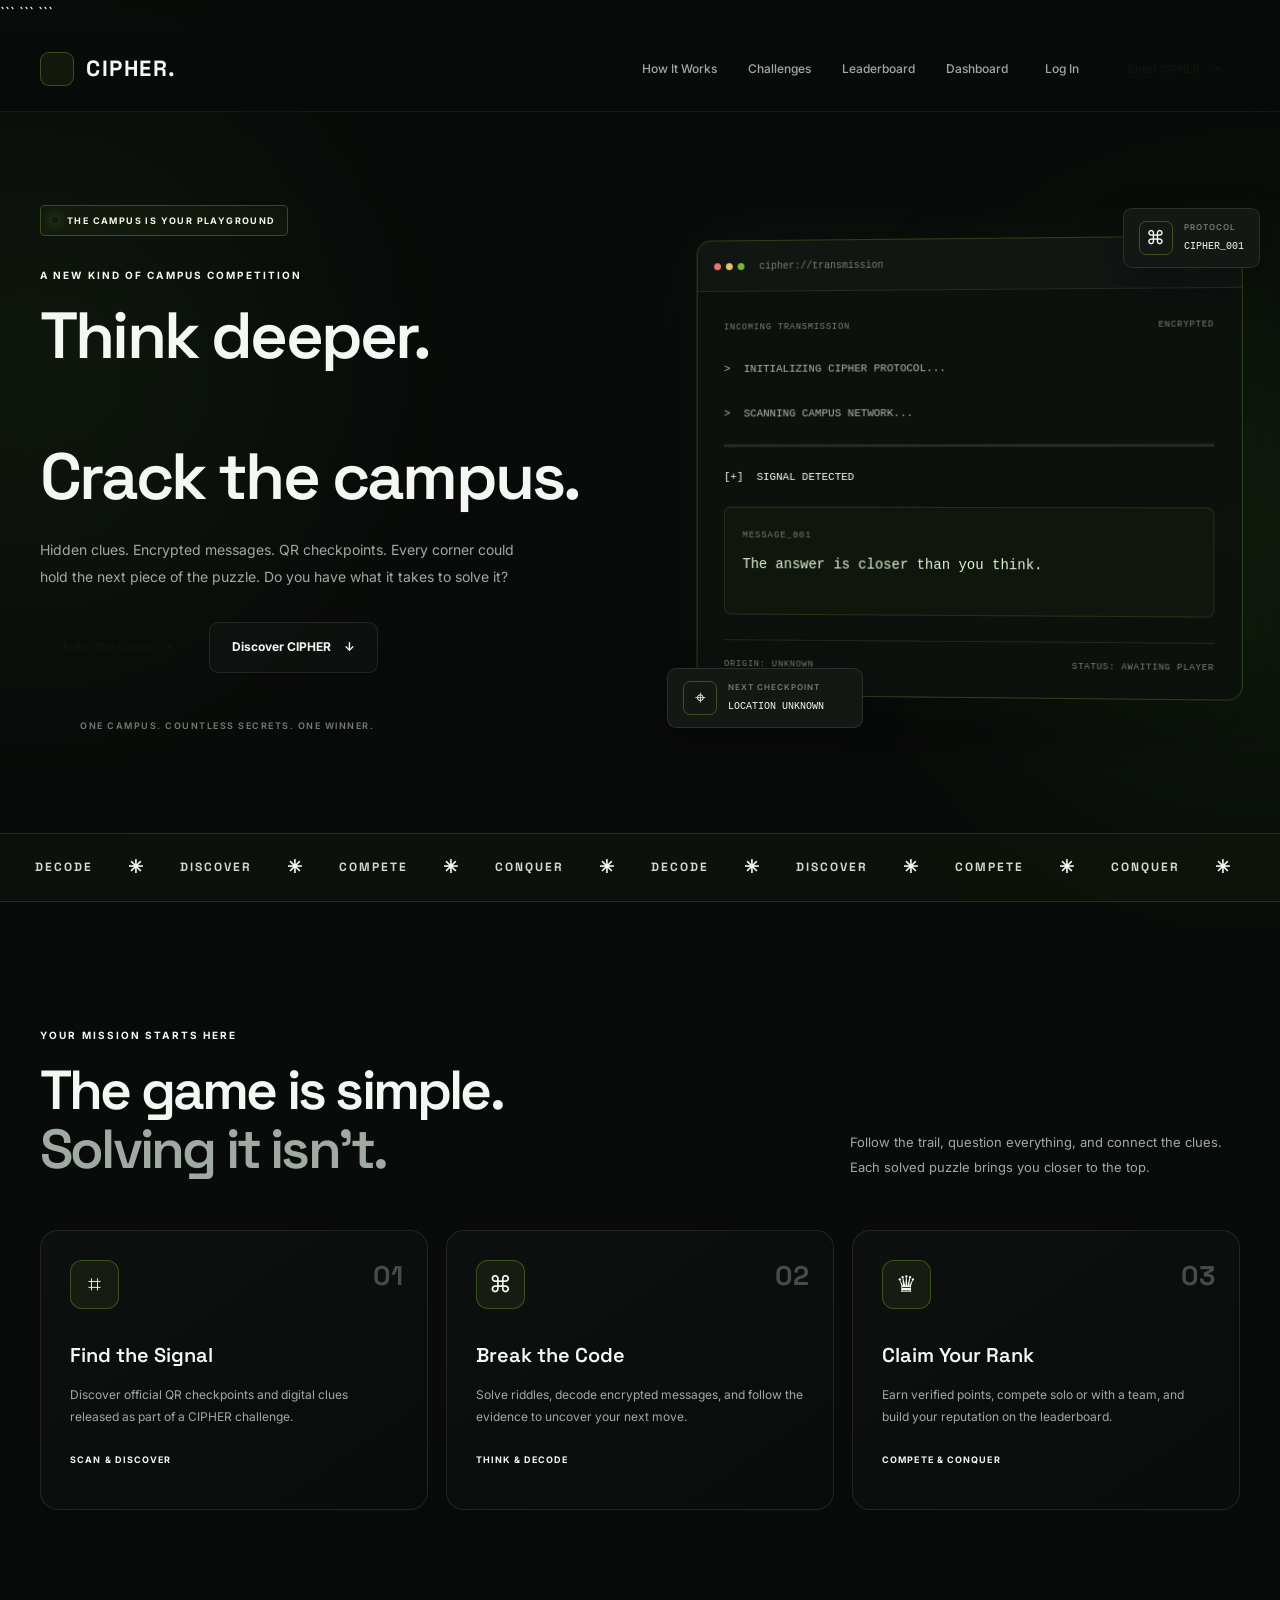
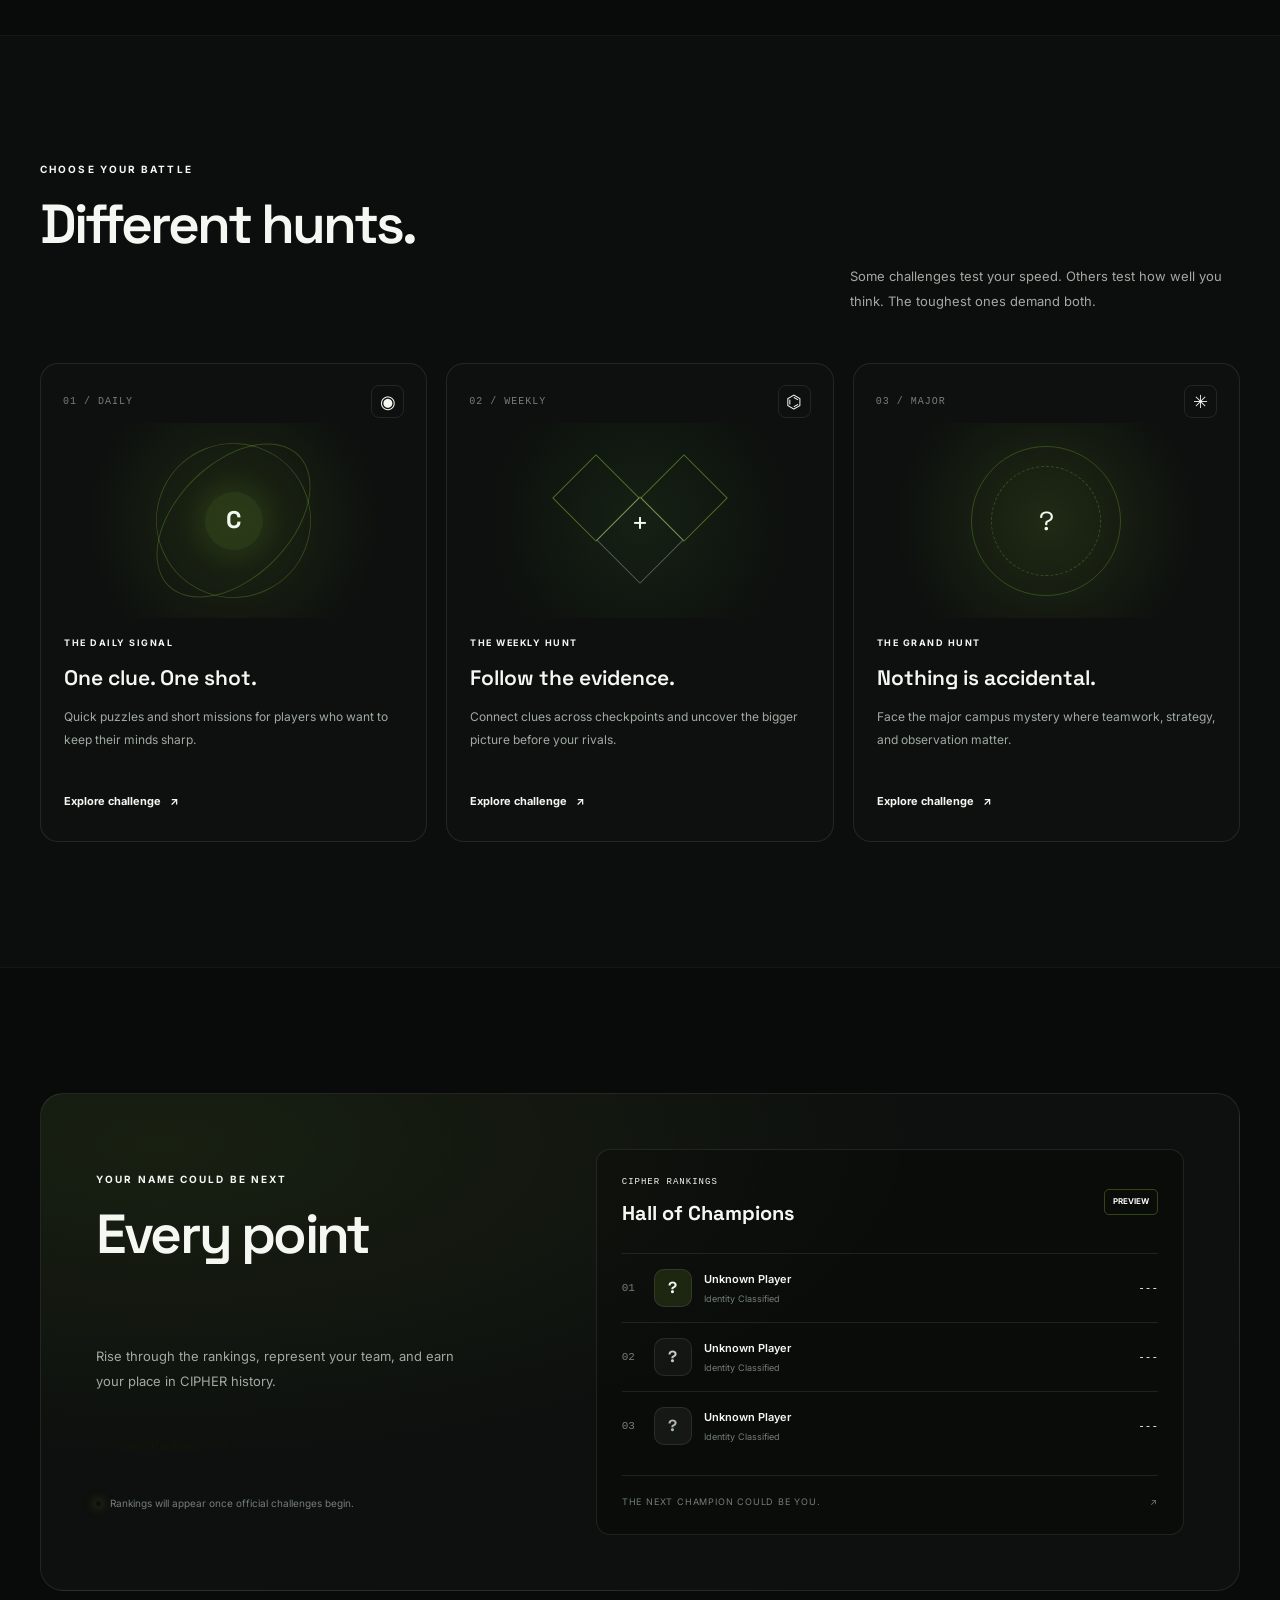
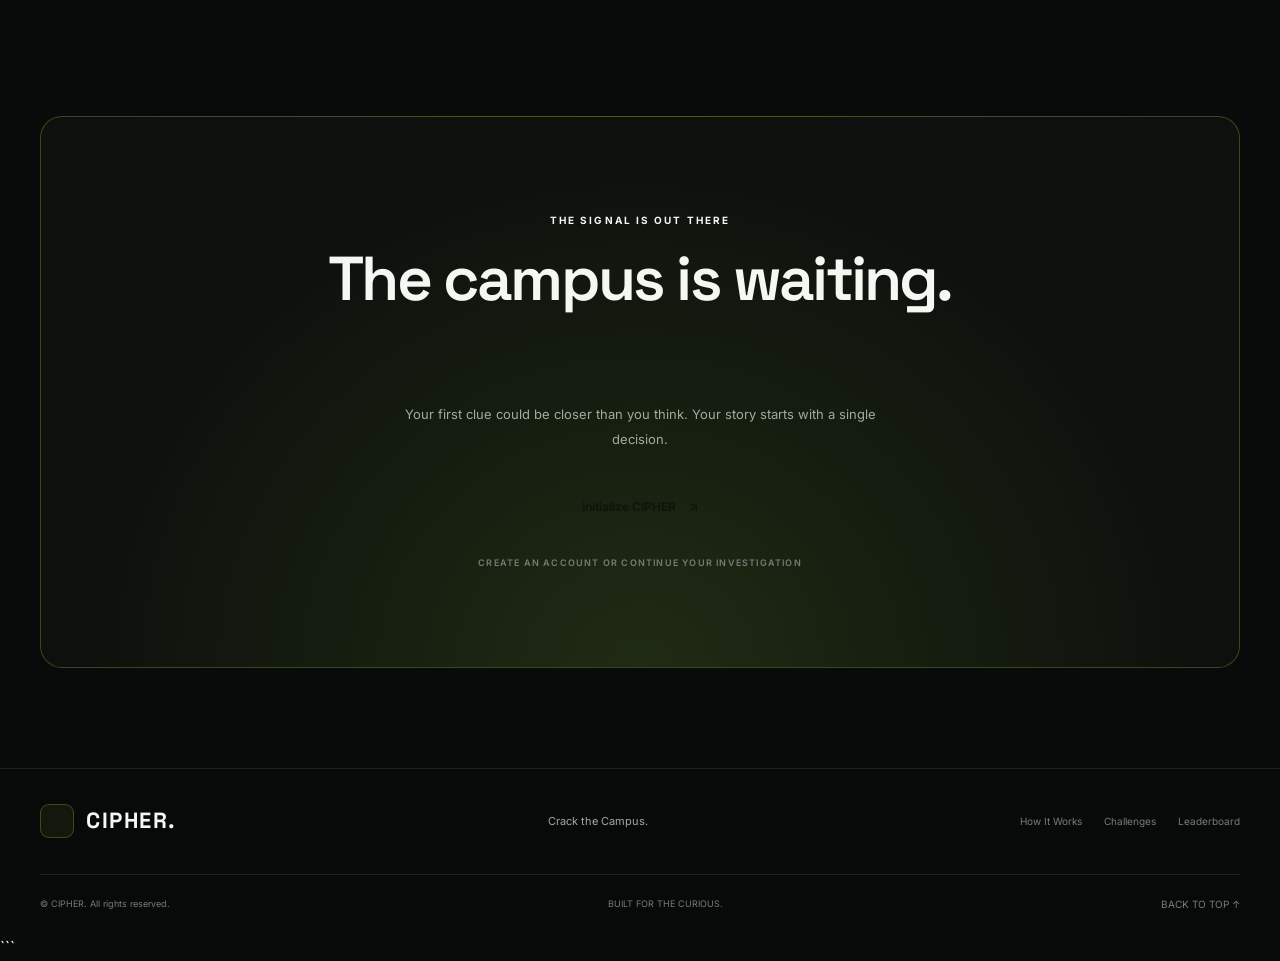
<file: index.html>
<!DOCTYPE html>

<html lang="en">
<head>
    <!-- Essential page settings -->
    <meta charset="UTF-8">
    <meta name="viewport" content="width=device-width, initial-scale=1.0">

```
<!-- Browser tab and search engine information -->
<title>CIPHER | Crack the Campus</title>
<meta
    name="description"
    content="Enter CIPHER, the ultimate campus mystery. Solve encrypted puzzles, scan QR checkpoints, build teams, and compete to crack the campus."
>
<meta name="theme-color" content="#090b0a">

<!-- Fonts: imported from Google Fonts -->
<link rel="preconnect" href="https://fonts.googleapis.com">
<link rel="preconnect" href="https://fonts.gstatic.com" crossorigin>

<link
    href="https://fonts.googleapis.com/css2?family=Space+Grotesk:wght@400;500;600;700&family=Inter:wght@400;500;600;700&display=swap"
    rel="stylesheet"
>

<!-- Our stylesheet -->
<link rel="stylesheet" href="assets/css/style.css">
<link rel="stylesheet" href="assets/css/themes.css">

<!-- Our JavaScript -->
<script src="assets/js/app.js" defer></script>
<script type="module" src="assets/js/theme.js"></script>
```

</head>

<body>

```
<!-- Background decorations -->
<div class="ambient ambient-one" aria-hidden="true"></div>
<div class="ambient ambient-two" aria-hidden="true"></div>
<div class="grid-overlay" aria-hidden="true"></div>

<!-- ================= NAVIGATION ================= -->

<header class="site-header">
    <nav class="navbar container" aria-label="Main navigation">

        <!-- BRAND: Edit the name here if necessary -->
        <a href="#home" class="brand" aria-label="CIPHER home">
            <span class="brand-icon" aria-hidden="true">
                <span></span>
                <span></span>
                <span></span>
            </span>

            <span class="brand-name">CIPHER<span>.</span></span>
        </a>

        <!-- Mobile menu button -->
        <button
            class="menu-toggle"
            id="menuToggle"
            type="button"
            aria-label="Open navigation menu"
            aria-expanded="false"
            aria-controls="navLinks"
        >
            <span></span>
            <span></span>
        </button>

        <!-- Navigation links -->
        <div class="nav-links" id="navLinks">

            <a href="#how-it-works">How It Works</a>
            <a href="#challenges">Challenges</a>
            <a href="#leaderboard">Leaderboard</a>
            <a href="dashboard.html">Dashboard</a>

            <a
                href="login.html"
                class="nav-login"
                data-auth-destination="dashboard.html"
                data-auth-label="Dashboard"
                data-default-auth-label="Log In"
                data-hide-when-authenticated
            >
                <span>Log In</span>
            </a>
            <a
                href="login.html"
                class="button button-small button-primary"
                data-auth-destination="dashboard.html"
                data-auth-label="Dashboard"
                data-default-auth-label="Enter CIPHER"
                data-hide-when-authenticated
            >
                <span>Enter CIPHER</span>
                <span aria-hidden="true">↗</span>
            </a>

        </div>
    </nav>
</header>


<main>

    <!-- ================= HERO SECTION ================= -->

    <section class="hero container" id="home">

        <div class="hero-content">

            <div class="status-label">
                <span class="status-dot"></span>
                <span>THE CAMPUS IS YOUR PLAYGROUND</span>
            </div>

            <p class="eyebrow">A NEW KIND OF CAMPUS COMPETITION</p>

            <h1>
                Think deeper.<br>
                <span class="text-gradient">Look closer.</span><br>
                Crack the campus.
            </h1>

            <p class="hero-description">
                Hidden clues. Encrypted messages. QR checkpoints.
                Every corner could hold the next piece of the puzzle.
                Do you have what it takes to solve it?
            </p>

            <div class="hero-actions">
                <a href="login.html" class="button button-primary">
                    Enter the Game <span aria-hidden="true">↗</span>
                </a>

                <a href="#how-it-works" class="button button-secondary">
                    Discover CIPHER <span aria-hidden="true">↓</span>
                </a>
            </div>

            <div class="hero-footnote">
                <span class="footnote-line"></span>
                <p>ONE CAMPUS. COUNTLESS SECRETS. ONE WINNER.</p>
            </div>

        </div>


        <!-- Decorative terminal panel -->
        <div class="hero-visual">

            <div class="terminal-card">

                <div class="terminal-topbar">
                    <div class="terminal-lights" aria-hidden="true">
                        <span></span>
                        <span></span>
                        <span></span>
                    </div>

                    <span class="terminal-title">cipher://transmission</span>

                    <span class="terminal-live">
                        <span class="status-dot"></span>
                        LIVE
                    </span>
                </div>

                <div class="terminal-body">

                    <div class="terminal-meta">
                        <span>INCOMING TRANSMISSION</span>
                        <span>ENCRYPTED</span>
                    </div>

                    <p class="terminal-prompt">
                        <span class="terminal-symbol">&gt;</span>
                        INITIALIZING CIPHER PROTOCOL...
                    </p>

                    <p class="terminal-prompt">
                        <span class="terminal-symbol">&gt;</span>
                        SCANNING CAMPUS NETWORK...
                    </p>

                    <div class="terminal-progress">
                        <div class="terminal-progress-fill"></div>
                    </div>

                    <p class="terminal-success">
                        <span class="success-symbol">[+]</span>
                        SIGNAL DETECTED
                    </p>

                    <div class="cipher-message">
                        <span class="cipher-label">MESSAGE_001</span>

                        <p id="cipherMessage">
                            The answer is closer than you think.
                        </p>

                        <span class="cursor" aria-hidden="true"></span>
                    </div>

                    <div class="terminal-footer">
                        <span>ORIGIN: UNKNOWN</span>
                        <span>STATUS: AWAITING PLAYER</span>
                    </div>

                </div>

            </div>

            <!-- Decorative floating information cards -->
            <div class="floating-card floating-card-top">
                <span class="floating-icon">⌘</span>

                <div>
                    <p class="floating-label">PROTOCOL</p>
                    <p class="floating-value">CIPHER_001</p>
                </div>
            </div>

            <div class="floating-card floating-card-bottom">
                <span class="floating-icon">⌖</span>

                <div>
                    <p class="floating-label">NEXT CHECKPOINT</p>
                    <p class="floating-value">LOCATION UNKNOWN</p>
                </div>

                <span class="floating-indicator"></span>
            </div>

        </div>

    </section>


    <!-- ================= TICKER ================= -->

    <section class="ticker" aria-label="CIPHER features">
        <div class="ticker-track">
            <span>DECODE</span>
            <span class="ticker-star">✳</span>
            <span>DISCOVER</span>
            <span class="ticker-star">✳</span>
            <span>COMPETE</span>
            <span class="ticker-star">✳</span>
            <span>CONQUER</span>
            <span class="ticker-star">✳</span>
            <span>DECODE</span>
            <span class="ticker-star">✳</span>
            <span>DISCOVER</span>
            <span class="ticker-star">✳</span>
            <span>COMPETE</span>
            <span class="ticker-star">✳</span>
            <span>CONQUER</span>
            <span class="ticker-star">✳</span>
        </div>
    </section>


    <!-- ================= HOW IT WORKS ================= -->

    <section class="section container" id="how-it-works">

        <div class="section-heading">
            <div>
                <p class="eyebrow">YOUR MISSION STARTS HERE</p>

                <h2>
                    The game is simple.<br>
                    <span class="text-muted">Solving it isn't.</span>
                </h2>
            </div>

            <p class="section-intro">
                Follow the trail, question everything, and connect the clues.
                Each solved puzzle brings you closer to the top.
            </p>
        </div>


        <div class="steps-grid">

            <article class="step-card">
                <div class="step-number">01</div>

                <div class="step-icon" aria-hidden="true">⌗</div>

                <h3>Find the Signal</h3>

                <p>
                    Discover official QR checkpoints and digital clues
                    released as part of a CIPHER challenge.
                </p>

                <span class="step-tag">SCAN & DISCOVER</span>
            </article>


            <article class="step-card">
                <div class="step-number">02</div>

                <div class="step-icon" aria-hidden="true">⌘</div>

                <h3>Break the Code</h3>

                <p>
                    Solve riddles, decode encrypted messages, and
                    follow the evidence to uncover your next move.
                </p>

                <span class="step-tag">THINK & DECODE</span>
            </article>


            <article class="step-card">
                <div class="step-number">03</div>

                <div class="step-icon" aria-hidden="true">♛</div>

                <h3>Claim Your Rank</h3>

                <p>
                    Earn verified points, compete solo or with a team,
                    and build your reputation on the leaderboard.
                </p>

                <span class="step-tag">COMPETE & CONQUER</span>
            </article>

        </div>

    </section>


    <!-- ================= CHALLENGES ================= -->

    <section class="section challenges-section" id="challenges">

        <div class="container">

            <div class="section-heading">
                <div>
                    <p class="eyebrow">CHOOSE YOUR BATTLE</p>

                    <h2>
                        Different hunts.<br>
                        <span class="text-gradient">One obsession.</span>
                    </h2>
                </div>

                <p class="section-intro">
                    Some challenges test your speed.
                    Others test how well you think.
                    The toughest ones demand both.
                </p>
            </div>


            <div class="challenge-grid">

                <article class="challenge-card challenge-daily">

                    <div class="challenge-card-top">
                        <span class="challenge-category">01 / DAILY</span>
                        <span class="challenge-icon">◉</span>
                    </div>

                    <div class="challenge-art daily-art" aria-hidden="true">
                        <span class="orbit orbit-one"></span>
                        <span class="orbit orbit-two"></span>
                        <span class="orbit-core">C</span>
                    </div>

                    <div class="challenge-card-content">
                        <p class="challenge-kicker">THE DAILY SIGNAL</p>

                        <h3>One clue. One shot.</h3>

                        <p>
                            Quick puzzles and short missions for
                            players who want to keep their minds sharp.
                        </p>

                        <a href="login.html" class="text-link">
                            Explore challenge <span aria-hidden="true">↗</span>
                        </a>
                    </div>

                </article>


                <article class="challenge-card challenge-weekly">

                    <div class="challenge-card-top">
                        <span class="challenge-category">02 / WEEKLY</span>
                        <span class="challenge-icon">⌬</span>
                    </div>

                    <div class="challenge-art weekly-art" aria-hidden="true">
                        <div class="puzzle-shape puzzle-one"></div>
                        <div class="puzzle-shape puzzle-two"></div>
                        <div class="puzzle-shape puzzle-three"></div>
                        <span class="weekly-cross">+</span>
                    </div>

                    <div class="challenge-card-content">
                        <p class="challenge-kicker">THE WEEKLY HUNT</p>

                        <h3>Follow the evidence.</h3>

                        <p>
                            Connect clues across checkpoints and
                            uncover the bigger picture before your rivals.
                        </p>

                        <a href="login.html" class="text-link">
                            Explore challenge <span aria-hidden="true">↗</span>
                        </a>
                    </div>

                </article>


                <article class="challenge-card challenge-major">

                    <div class="challenge-card-top">
                        <span class="challenge-category">03 / MAJOR</span>
                        <span class="challenge-icon">✳</span>
                    </div>

                    <div class="challenge-art major-art" aria-hidden="true">
                        <div class="major-ring ring-one"></div>
                        <div class="major-ring ring-two"></div>
                        <div class="major-core">?</div>
                    </div>

                    <div class="challenge-card-content">
                        <p class="challenge-kicker">THE GRAND HUNT</p>

                        <h3>Nothing is accidental.</h3>

                        <p>
                            Face the major campus mystery where
                            teamwork, strategy, and observation matter.
                        </p>

                        <a href="login.html" class="text-link">
                            Explore challenge <span aria-hidden="true">↗</span>
                        </a>
                    </div>

                </article>

            </div>

        </div>

    </section>


    <!-- ================= LEADERBOARD ================= -->

    <section class="section container" id="leaderboard">

        <div class="leaderboard-panel">

            <div class="leaderboard-copy">
                <p class="eyebrow">YOUR NAME COULD BE NEXT</p>

                <h2>
                    Every point<br>
                    <span class="text-gradient">tells a story.</span>
                </h2>

                <p>
                    Rise through the rankings, represent your team,
                    and earn your place in CIPHER history.
                </p>

                <a
                    href="login.html"
                    class="button button-primary"
                    data-auth-destination="dashboard.html"
                >
                    View Rankings <span aria-hidden="true">↗</span>
                </a>

                <div class="leaderboard-note">
                    <span class="status-dot"></span>
                    Rankings will appear once official challenges begin.
                </div>
            </div>


            <div class="leaderboard-preview">

                <div class="leaderboard-header">
                    <div>
                        <p class="leaderboard-overline">CIPHER RANKINGS</p>
                        <h3>Hall of Champions</h3>
                    </div>

                    <span class="season-badge">PREVIEW</span>
                </div>


                <div class="ranking-row">
                    <span class="rank-number">01</span>

                    <span class="rank-avatar rank-avatar-one">?</span>

                    <div class="rank-player">
                        <strong>Unknown Player</strong>
                        <span>Identity Classified</span>
                    </div>

                    <span class="rank-score">---</span>
                </div>


                <div class="ranking-row">
                    <span class="rank-number">02</span>

                    <span class="rank-avatar rank-avatar-two">?</span>

                    <div class="rank-player">
                        <strong>Unknown Player</strong>
                        <span>Identity Classified</span>
                    </div>

                    <span class="rank-score">---</span>
                </div>


                <div class="ranking-row">
                    <span class="rank-number">03</span>

                    <span class="rank-avatar rank-avatar-three">?</span>

                    <div class="rank-player">
                        <strong>Unknown Player</strong>
                        <span>Identity Classified</span>
                    </div>

                    <span class="rank-score">---</span>
                </div>


                <div class="leaderboard-bottom">
                    <span>THE NEXT CHAMPION COULD BE YOU.</span>
                    <span aria-hidden="true">↗</span>
                </div>

            </div>

        </div>

    </section>


    <!-- ================= CALL TO ACTION ================= -->

    <section class="final-cta container" id="access">

        <div class="cta-grid-overlay" aria-hidden="true"></div>

        <div class="cta-content">
            <p class="eyebrow">THE SIGNAL IS OUT THERE</p>

            <h2>
                The campus is waiting.<br>
                <span class="text-gradient">Are you ready?</span>
            </h2>

            <p>
                Your first clue could be closer than you think.
                Your story starts with a single decision.
            </p>

            <a
                class="button button-primary"
                href="login.html"
                data-auth-destination="dashboard.html"
                data-auth-label="Open Dashboard"
                data-default-auth-label="Initialize CIPHER"
            >
                <span>Initialize CIPHER</span>
                <span aria-hidden="true">↗</span>
            </a>

            <p class="cta-footnote">
                CREATE AN ACCOUNT OR CONTINUE YOUR INVESTIGATION
            </p>
        </div>

    </section>

</main>


<!-- ================= FOOTER ================= -->

<footer class="site-footer">

    <div class="container footer-main">

        <a href="#home" class="brand footer-brand">
            <span class="brand-icon" aria-hidden="true">
                <span></span>
                <span></span>
                <span></span>
            </span>

            <span class="brand-name">CIPHER<span>.</span></span>
        </a>

        <p class="footer-tagline">Crack the Campus.</p>

        <div class="footer-links">
            <a href="#how-it-works">How It Works</a>
            <a href="#challenges">Challenges</a>
            <a href="#leaderboard">Leaderboard</a>
        </div>

    </div>

    <div class="container footer-bottom">
        <p>© <span id="currentYear"></span> CIPHER. All rights reserved.</p>

        <p>BUILT FOR THE CURIOUS.</p>

        <a href="#home">BACK TO TOP ↑</a>
    </div>

</footer>
```

<script type="module" src="assets/js/home.js"></script>

</body>
</html>
</file>
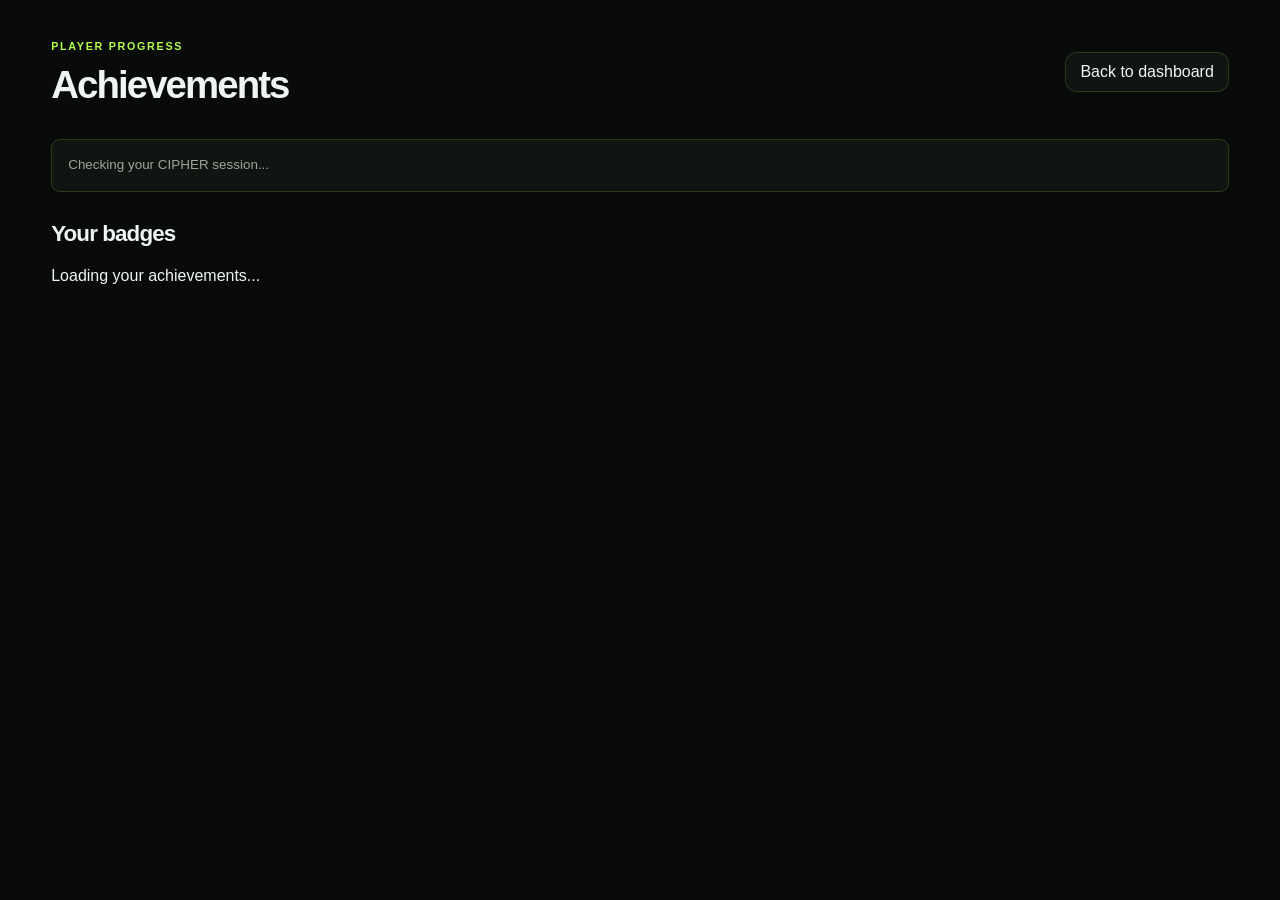
<file: achievements.html>
<!DOCTYPE html>
<html lang="en">
<head>
    <meta charset="UTF-8">
    <meta name="viewport" content="width=device-width, initial-scale=1.0">
    <title>Achievements | CIPHER</title>
    <link rel="stylesheet" href="assets/css/dashboard.css">
    <link rel="stylesheet" href="assets/css/themes.css">
</head>
<body class="teams-page-body">
    <main class="dashboard-main achievements-page">
        <header class="dashboard-header">
            <div>
                <span class="eyebrow">PLAYER PROGRESS</span>
                <h1>Achievements</h1>
            </div>
            <a class="account-chip" href="dashboard.html">Back to dashboard</a>
        </header>

        <div id="achievements-message" class="dashboard-message visible" role="status">
            Checking your CIPHER session...
        </div>

        <section class="content-section">
            <div class="section-heading">
                <h2>Your badges</h2>
            </div>
            <div id="achievements-list" class="achievement-grid">
                Loading your achievements...
            </div>
        </section>
    </main>
    <script type="module" src="assets/js/achievements.js"></script>
    <script type="module" src="assets/js/theme.js"></script>
</body>
</html>
</file>
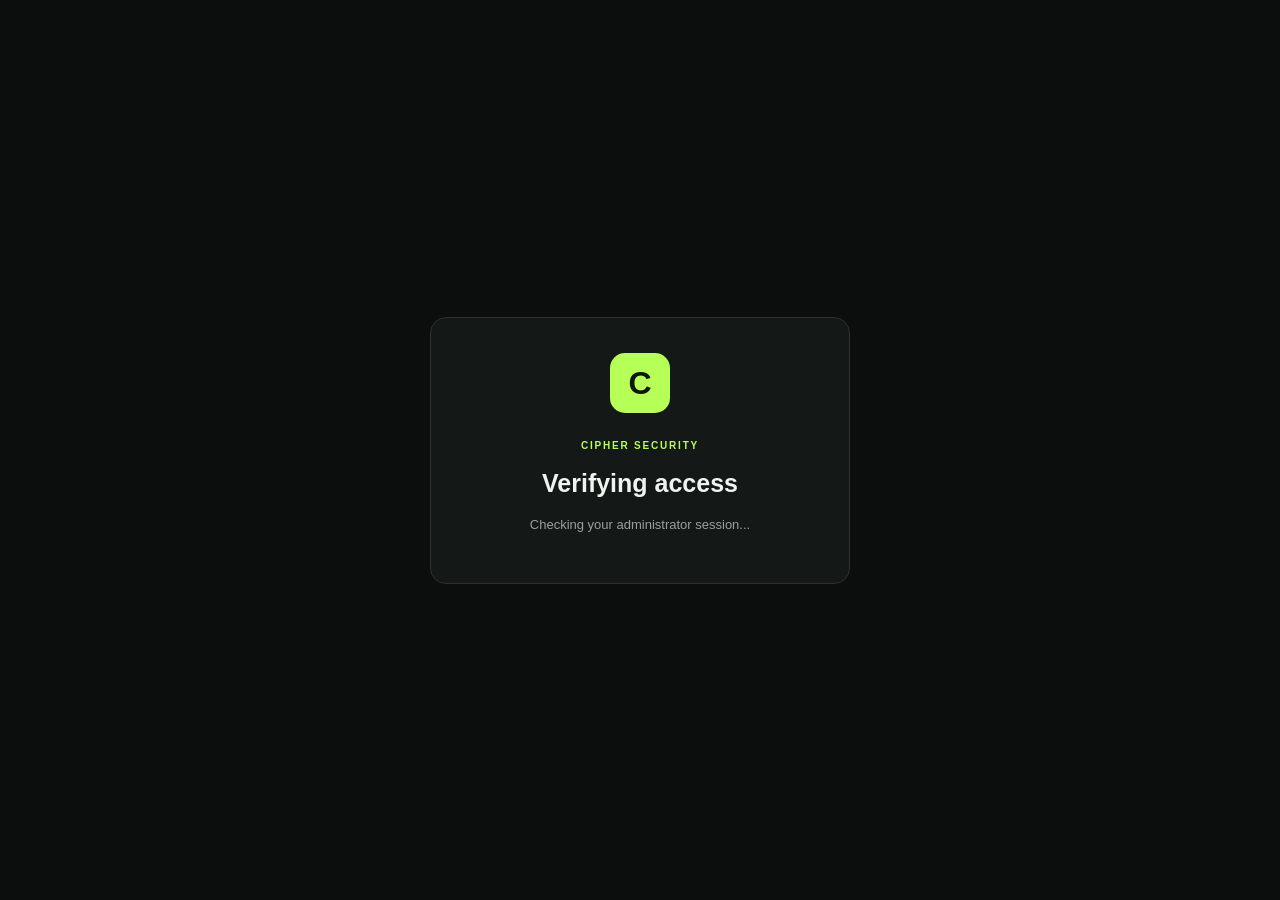
<file: admin backup.html>
<!DOCTYPE html>
<html lang="en">

<head>
    <meta charset="UTF-8">

    <meta
        name="viewport"
        content="width=device-width, initial-scale=1.0"
    >

    <meta
        name="description"
        content="CIPHER administrator dashboard"
    >

    <title>CIPHER | Admin Control Room</title>

    <!-- Admin dashboard styling -->
    <link rel="stylesheet" href="assets/css/admin.css">
</head>

<body>

    <!-- =====================================================
         ADMIN APPLICATION
         The interface is hidden until administrator access
         has been checked by admin.js.
    ====================================================== -->

    <div id="admin-app" class="admin-app" hidden>

        <!-- SIDEBAR -->
        <aside class="sidebar">

            <a class="brand" href="index.html">
                <span class="brand-symbol">C</span>

                <span>
                    <strong>CIPHER</strong>
                    <small>ADMIN CONTROL</small>
                </span>
            </a>

            <div class="sidebar-label">
                WORKSPACE
            </div>

            <nav class="sidebar-nav">

                <a
                    href="#overview"
                    class="nav-link active"
                    data-section="overview"
                >
                    <span>▦</span>
                    Overview
                </a>

                <a
                    href="#challenges"
                    class="nav-link"
                    data-section="challenges"
                >
                    <span>⌘</span>
                    Challenges
                </a>

                <a
                    href="#create-challenge"
                    class="nav-link"
                    data-section="create-challenge"
                >
                    <span>＋</span>
                    Create challenge
                </a>

                <a
                    href="#checkpoints"
                    class="nav-link"
                    data-section="checkpoints"
                >
                    <span>⌁</span>
                    Checkpoints
                </a>

                <a
                    href="#submissions"
                    class="nav-link"
                    data-section="submissions"
                >
                    <span>◈</span>
                    Submissions
                </a>

            </nav>

            <div class="sidebar-bottom">

                <div class="admin-identity">

                    <div class="admin-avatar" id="admin-avatar">
                        A
                    </div>

                    <div class="admin-identity-text">
                        <strong id="admin-name">
                            Administrator
                        </strong>

                        <small>System administrator</small>
                    </div>

                </div>

                <button
                    type="button"
                    id="logout-button"
                    class="logout-button"
                >
                    ↗ Log out
                </button>

                <a href="dashboard.html" class="back-link">
                    ← Return to player dashboard
                </a>

            </div>

        </aside>


        <!-- MAIN CONTENT -->
        <main class="main-content">

            <!-- TOP BAR -->
            <header class="topbar">

                <div>
                    <span class="eyebrow">
                        CIPHER / ADMINISTRATION
                    </span>

                    <h1>Control room</h1>
                </div>

                <div class="system-status">
                    <span class="status-dot"></span>
                    <span>Admin session verified</span>
                </div>

            </header>


            <!-- STATUS MESSAGE -->
            <div
                id="admin-message"
                class="admin-message"
                role="status"
                aria-live="polite"
            ></div>


            <!-- OVERVIEW SECTION -->
            <section
                id="overview"
                class="admin-section"
            >

                <div class="section-heading">

                    <div>
                        <span class="eyebrow">
                            COMMAND CENTRE
                        </span>

                        <h2>Mission overview</h2>

                        <p>
                            Monitor your challenges and prepare
                            the next campus mission.
                        </p>
                    </div>

                    <button
                        type="button"
                        class="button button-primary"
                        data-open-section="create-challenge"
                    >
                        + New challenge
                    </button>

                </div>


                <!-- SUMMARY CARDS -->
                <div class="stats-grid">

                    <article class="stat-card">

                        <span class="stat-label">
                            Total challenges
                        </span>

                        <strong
                            id="stat-total"
                            class="stat-value"
                        >
                            —
                        </strong>

                        <span class="stat-note">
                            All recorded missions
                        </span>

                    </article>


                    <article class="stat-card">

                        <span class="stat-label">
                            Published
                        </span>

                        <strong
                            id="stat-published"
                            class="stat-value"
                        >
                            —
                        </strong>

                        <span class="stat-note">
                            Available for release
                        </span>

                    </article>


                    <article class="stat-card">

                        <span class="stat-label">
                            Active
                        </span>

                        <strong
                            id="stat-active"
                            class="stat-value"
                        >
                            —
                        </strong>

                        <span class="stat-note">
                            Currently running
                        </span>

                    </article>


                    <article class="stat-card">

                        <span class="stat-label">
                            Drafts
                        </span>

                        <strong
                            id="stat-drafts"
                            class="stat-value"
                        >
                            —
                        </strong>

                        <span class="stat-note">
                            Not yet published
                        </span>

                    </article>

                </div>


                <!-- RECENT CHALLENGES -->
                <div class="panel">

                    <div class="panel-heading">

                        <div>
                            <h3>Challenge management</h3>

                            <p>
                                Review missions stored in CIPHER.
                            </p>
                        </div>

                        <button
                            type="button"
                            class="button button-secondary"
                            id="refresh-challenges"
                        >
                            ↻ Refresh
                        </button>

                    </div>

                    <div class="table-wrapper">

                        <table class="challenge-table">

                            <thead>
                                <tr>
                                    <th>Challenge</th>
                                    <th>Category</th>
                                    <th>Status</th>
                                    <th>Maximum points</th>
                                    <th>Actions</th>
                                </tr>
                            </thead>

                            <tbody id="challenge-table-body">

                                <tr>
                                    <td
                                        colspan="5"
                                        class="table-placeholder"
                                    >
                                        Challenge records will appear
                                        after the database is connected.
                                    </td>
                                </tr>

                            </tbody>

                        </table>

                    </div>

                </div>

            </section>


            <!-- CHALLENGES SECTION -->
            <section
                id="challenges"
                class="admin-section"
                hidden
            >

                <div class="section-heading">

                    <div>
                        <span class="eyebrow">
                            MISSION MANAGEMENT
                        </span>

                        <h2>Challenges</h2>

                        <p>
                            Review and manage the missions
                            you create.
                        </p>
                    </div>

                </div>

                <div class="panel">

                    <h3>Challenge library</h3>

                    <p>
                        Your complete challenge library will
                        appear here once database access
                        has been verified.
                    </p>

                </div>

            </section>


            <!-- CREATE CHALLENGE SECTION -->
            <section
                id="create-challenge"
                class="admin-section"
                hidden
            >

                <div class="section-heading">

                    <div>
                        <span class="eyebrow">
                            MISSION DESIGN
                        </span>

                        <h2>Prepare a challenge</h2>

                        <p>
                            Define the mission before adding
                            its clues and checkpoints.
                        </p>
                    </div>

                </div>


                <form
                    id="challenge-form"
                    class="panel challenge-form"
                >

                    <div class="form-grid">

                        <div class="form-field full-width">

                            <label for="challenge-title">
                                Challenge title
                            </label>

                            <input
                                id="challenge-title"
                                name="title"
                                type="text"
                                maxlength="120"
                                placeholder="e.g. The Lost Cipher"
                                required
                            >

                        </div>


                        <div class="form-field full-width">

                            <label for="challenge-description">
                                Description
                            </label>

                            <textarea
                                id="challenge-description"
                                name="description"
                                rows="4"
                                placeholder="Describe the mission and its objective."
                                required
                            ></textarea>

                        </div>


                        <div class="form-field">

                            <label for="challenge-type">
                                Challenge category
                            </label>

                            <select
                                id="challenge-type"
                                name="challenge_type"
                                required
                            >
                                <option value="daily">
                                    Daily
                                </option>

                                <option value="weekly">
                                    Weekly
                                </option>

                                <option value="major">
                                    Major
                                </option>

                                <option value="seasonal">
                                    Seasonal
                                </option>
                            </select>

                        </div>


                        <div class="form-field">

                            <label for="challenge-mode">
                                Allowed play modes
                            </label>

                            <select
                                id="challenge-mode"
                                name="allowed_modes"
                                required
                            >
                                <option value="solo">
                                    Solo
                                </option>

                                <option value="team">
                                    Team
                                </option>

                                <option value="both">
                                    Solo and team
                                </option>
                            </select>

                        </div>


                        <div class="form-field">

                            <label for="challenge-start">
                                Start date and time
                            </label>

                            <input
                                id="challenge-start"
                                name="starts_at"
                                type="datetime-local"
                                required
                            >

                        </div>


                        <div class="form-field">

                            <label for="challenge-end">
                                End date and time
                            </label>

                            <input
                                id="challenge-end"
                                name="ends_at"
                                type="datetime-local"
                                required
                            >

                        </div>


                        <div class="form-field">

                            <label for="challenge-points">
                                Maximum points
                            </label>

                            <input
                                id="challenge-points"
                                name="max_points"
                                type="number"
                                min="1"
                                max="100000"
                                value="100"
                                required
                            >

                        </div>

                    </div>


                    <div class="form-note">
                        <strong>Preparation mode</strong>

                        <p>
                            Challenges are saved as drafts first.
                            Add checkpoints and answers before publishing
                            a mission to players.
                        </p>
                    </div>


                    <div class="form-actions">

                        <button
                            type="reset"
                            class="button button-secondary"
                        >
                            Clear form
                        </button>

                        <button
                            type="submit"
                            class="button button-primary"
                        >
                            Save preparation
                        </button>

                    </div>

                </form>

            </section>


            <!-- CHECKPOINTS SECTION -->
<!-- =====================================================
     CIPHER CHECKPOINT WORKSHOP

     Used by administrators to create online riddles
     and physical QR checkpoints.

     Checkpoints remain unpublished until deliberately
     prepared for a mission.
     ===================================================== -->

<section
    id="checkpoints"
    class="admin-section"
    hidden
>

    <!-- SECTION HEADER -->
    <div class="section-heading">

        <div>
            <span class="eyebrow">
                CLUE MANAGEMENT
            </span>

            <h2>Checkpoint Workshop</h2>

            <p>
                Design the clues that players must solve
                to crack a CIPHER mission.
            </p>
        </div>

    </div>


    <!-- CHECKPOINT CREATION FORM -->
    <form
        id="checkpoint-form"
        class="panel challenge-form"
    >

        <h3>Create a checkpoint</h3>

        <p>
            Choose a mission, write the clue, and define
            the answer required to unlock the next stage.
        </p>


        <div class="form-grid">

            <!-- SELECT THE PARENT CHALLENGE -->
            <div class="form-field full-width">

                <label for="checkpoint-challenge">
                    Mission
                </label>

                <select
                    id="checkpoint-challenge"
                    name="challenge_id"
                    required
                >

                    <option value="">
                        Loading your missions...
                    </option>

                </select>

            </div>


            <!-- CHECKPOINT TITLE -->
            <div class="form-field full-width">

                <label for="checkpoint-title">
                    Checkpoint title
                </label>

                <input
                    id="checkpoint-title"
                    name="title"
                    type="text"
                    maxlength="120"
                    placeholder="e.g. The First Transmission"
                    required
                >

            </div>


            <!-- CHECKPOINT TYPE -->
            <div class="form-field">

                <label for="checkpoint-type">
                    Checkpoint type
                </label>

                <select
                    id="checkpoint-type"
                    name="checkpoint_type"
                    required
                >

                    <option value="online_riddle">
                        Online riddle
                    </option>

                    <option value="qr_checkpoint">
                        Physical QR checkpoint
                    </option>

                </select>

            </div>


            <!-- ORDER IN THE MISSION -->
            <div class="form-field">

                <label for="checkpoint-sequence">
                    Checkpoint order
                </label>

                <input
                    id="checkpoint-sequence"
                    name="sequence_number"
                    type="number"
                    min="1"
                    step="1"
                    value="1"
                    required
                >

                <small>
                    Example: 1 for the first clue,
                    2 for the second clue.
                </small>

            </div>


            <!-- POINTS -->
            <div class="form-field">

                <label for="checkpoint-points">
                    Points awarded
                </label>

                <input
                    id="checkpoint-points"
                    name="points"
                    type="number"
                    min="1"
                    step="1"
                    value="20"
                    required
                >

            </div>


            <!-- CLUE TEXT -->
            <div class="form-field full-width">

                <label for="checkpoint-clue">
                    Clue or instructions
                </label>

                <textarea
                    id="checkpoint-clue"
                    name="clue_text"
                    rows="6"
                    placeholder="Write the clue players must solve..."
                    required
                ></textarea>

            </div>


            <!-- ACCEPTED ANSWER -->
            <div class="form-field full-width">

                <label for="checkpoint-answer">
                    Correct answer
                </label>

                <input
                    id="checkpoint-answer"
                    name="accepted_answer"
                    type="text"
                    maxlength="500"
                    autocomplete="off"
                    placeholder="Enter the correct answer"
                    required
                >

                <small>
                    This answer is stored separately from
                    the clue and must never be exposed to
                    ordinary players.
                </small>

            </div>

        </div>


        <!-- PREPARATION NOTICE -->
        <div class="form-note">

            <strong>Preparation mode</strong>

            <p>
                New checkpoints are saved as unpublished.
                Players will not be able to access them
                through the intended gameplay interface
                until the mission is properly configured.
            </p>

        </div>


        <!-- FORM BUTTONS -->
        <div class="form-actions">

            <button
                type="reset"
                class="button button-secondary"
            >
                Clear form
            </button>

            <button
                id="save-checkpoint-button"
                type="submit"
                class="button button-primary"
            >
                Save checkpoint
            </button>

        </div>

    </form>


    <!-- EXISTING CHECKPOINTS -->
    <div class="panel">

        <h3>Checkpoint library</h3>

        <p>
            Review the checkpoints prepared for your
            missions.
        </p>

        <div class="table-wrapper">

            <table>

                <thead>

                    <tr>
                        <th>Checkpoint</th>
                        <th>Mission</th>
                        <th>Type</th>
                        <th>Order</th>
                        <th>Points</th>
                        <th>Status</th>
                    </tr>

                </thead>

                <tbody id="checkpoint-table-body">

                    <tr>
                        <td colspan="6">
                            Checkpoints will appear here.
                        </td>
                    </tr>

                </tbody>

            </table>

        </div>

    </div>

</section>

                <div class="section-heading">

                    <div>
                        <span class="eyebrow">
                            CLUE MANAGEMENT
                        </span>

                        <h2>Checkpoints</h2>

                        <p>
                            Prepare online riddles and
                            physical QR checkpoints.
                        </p>
                    </div>

                </div>

                <div class="panel">

                    <div class="feature-symbol">⌁</div>

                    <h3>Clue workshop</h3>

                    <p>
                        We'll connect checkpoint creation after
                        the challenge-management foundation
                        has been tested.
                    </p>

                </div>

            </section>


            <!-- SUBMISSIONS SECTION -->
            <section
                id="submissions"
                class="admin-section"
                hidden
            >

                <div class="section-heading">

                    <div>
                        <span class="eyebrow">
                            PLAYER ACTIVITY
                        </span>

                        <h2>Submissions</h2>

                        <p>
                            Review player attempts and results.
                        </p>
                    </div>

                </div>

                <div class="panel">

                    <div class="feature-symbol">◈</div>

                    <h3>Submission monitoring</h3>

                    <p>
                        Submission records will appear here
                        after secure answer checking has
                        been implemented.
                    </p>

                </div>

            </section>


            <!-- FOOTER -->
            <footer class="admin-footer">

                <span>CIPHER · Crack the Campus</span>

                <span>
                    Administrator workspace
                </span>

            </footer>

        </main>

    </div>


    <!--
        Fallback shown while the app checks the administrator
        account. No admin controls are displayed at this stage.
    -->
    <div id="access-screen" class="access-screen">

        <div class="access-card">

            <div class="access-symbol">C</div>

            <span class="eyebrow">
                CIPHER SECURITY
            </span>

            <h1>Verifying access</h1>

            <p id="access-message">
                Checking your administrator session...
            </p>

        </div>

    </div>


    <!-- JavaScript module -->
    <script type="module" src="assets/js/admin.js"></script>

</body>
</html>
</file>
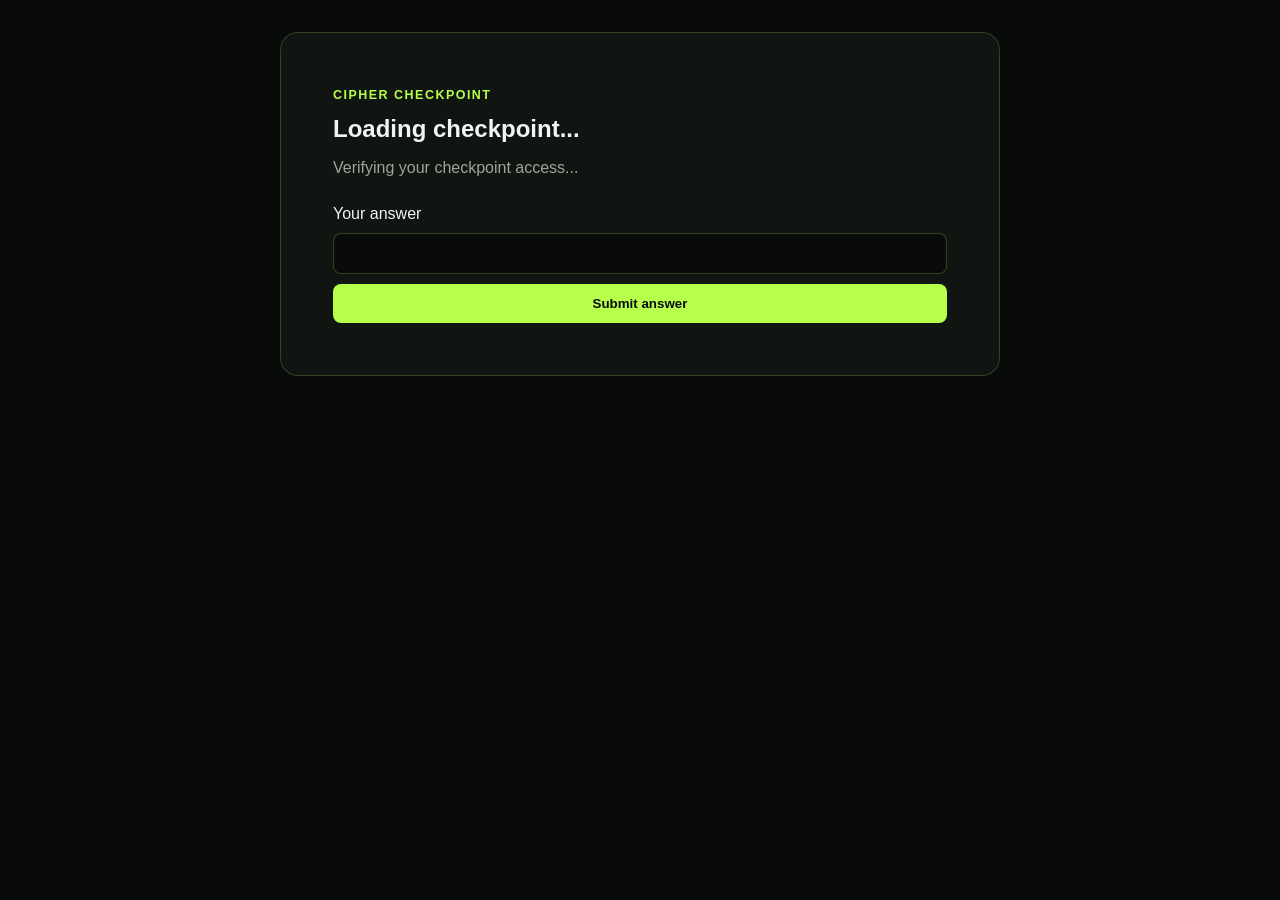
<file: challenge.html>
<!DOCTYPE html>
<html lang="en">
<head>
    <meta charset="UTF-8">
    <meta name="viewport" content="width=device-width, initial-scale=1.0">
    <title>Checkpoint | CIPHER</title>
    <link rel="stylesheet" href="assets/css/challenge.css">
</head>
<body>
    <main class="challenge-page">
        <article class="challenge-card">
            <span class="challenge-eyebrow">CIPHER CHECKPOINT</span>
            <h1 id="challenge-title">Loading checkpoint...</h1>
            <p id="challenge-message" class="challenge-message">
                Verifying your checkpoint access...
            </p>
            <div id="challenge-clue" class="challenge-clue" hidden></div>
            <form id="answer-form" class="answer-form" hidden>
                <label for="challenge-answer">Your answer</label>
                <input
                    id="challenge-answer"
                    name="answer"
                    autocomplete="off"
                    required
                >
                <button id="answer-submit" class="challenge-button" type="submit">
                    Submit answer
                </button>
            </form>
            <div id="answer-message" class="challenge-message" role="status"
                aria-live="polite"></div>
        </article>
    </main>
    <script type="module" src="assets/js/challenge.js"></script>
</body>
</html>
</file>
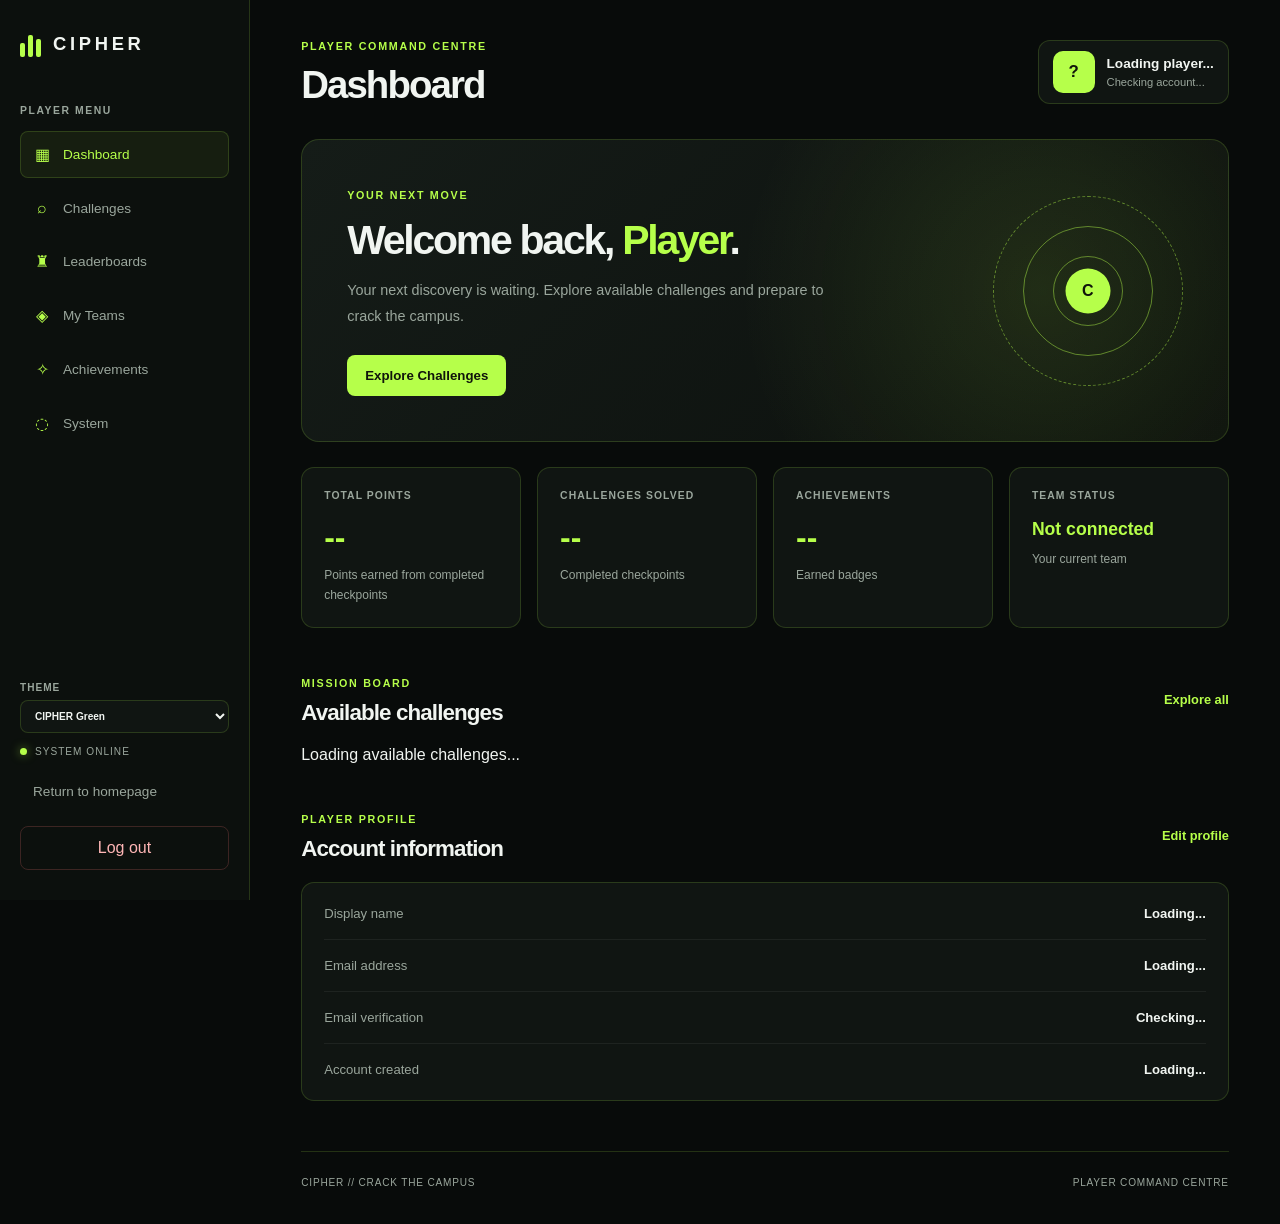
<file: dashboard.html>
<!DOCTYPE html>
<html lang="en">

<head>

    <meta charset="UTF-8">

    <meta name="viewport" content="width=device-width, initial-scale=1.0">

    <meta
        name="description"
        content="Your personal CIPHER player dashboard."
    >

    <title>Player Dashboard | CIPHER</title>

    <link rel="stylesheet" href="assets/css/dashboard.css">
    <link rel="stylesheet" href="assets/css/themes.css">

</head>

<body>

    <!-- ======================================================
         SIDEBAR
         ====================================================== -->

    <aside class="sidebar">

        <a class="brand" href="index.html">

            <span class="brand-mark" aria-hidden="true">
                <span></span>
                <span></span>
                <span></span>
            </span>

            <span>CIPHER</span>

        </a>


        <p class="sidebar-label">PLAYER MENU</p>


        <nav class="sidebar-nav" aria-label="Player navigation">

            <a class="nav-link active" href="dashboard.html">
                <span aria-hidden="true">▦</span>
                Dashboard
            </a>

            <a class="nav-link" href="index.html#challenges">
                <span aria-hidden="true">⌕</span>
                Challenges
            </a>

            <a class="nav-link" href="leaderboard.html">
                <span aria-hidden="true">♜</span>
                Leaderboards
            </a>

            <a class="nav-link" href="teams.html">
                <span aria-hidden="true">◈</span>
                My Teams
            </a>

            <a class="nav-link" href="achievements.html">
                <span aria-hidden="true">✧</span>
                Achievements
            </a>

            <a
                class="nav-link"
                href="admin.html"
                title="Open system tools"
                aria-label="Open system tools"
            >
                <span aria-hidden="true">◌</span>
                System
            </a>

        </nav>


        <div class="sidebar-bottom">

            <label class="theme-picker" for="dashboard-theme">
                <span>THEME</span>
                <select id="dashboard-theme">
                    <option value="cipher">CIPHER Green</option>
                    <option value="ocean">Ocean Blue</option>
                    <option value="ember">Ember Orange</option>
                    <option value="violet">Signal Violet</option>
                    <option value="forest">Forest Green</option>
                    <option value="crimson">Crimson Red</option>
                    <option value="midnight">Midnight Blue</option>
                </select>
            </label>

            <div class="sidebar-status">
                <span class="status-dot"></span>
                SYSTEM ONLINE
            </div>

            <a class="nav-link" href="index.html">
                Return to homepage
            </a>

            <button id="logout-button" class="logout-button">
                Log out
            </button>

        </div>

    </aside>


    <!-- ======================================================
         MAIN DASHBOARD
         ====================================================== -->

    <main class="dashboard-main">

        <header class="dashboard-header">

            <div>
                <span class="eyebrow">PLAYER COMMAND CENTRE</span>
                <h1>Dashboard</h1>
            </div>

            <a class="account-chip" href="profile.html" aria-label="Open your profile">

                <div class="avatar" id="player-avatar">
                    ?
                </div>

                <div class="account-details">
                    <strong id="player-name">Loading player...</strong>
                    <span id="player-email">Checking account...</span>
                </div>

            </a>

        </header>


        <!-- General status message. -->
        <div
            id="dashboard-message"
            class="dashboard-message"
            role="status"
            aria-live="polite"
        ></div>


        <!-- ==================================================
             WELCOME PANEL
             ================================================== -->

        <section class="welcome-panel">

            <div class="welcome-copy">

                <span class="eyebrow">YOUR NEXT MOVE</span>

                <h2>
                    Welcome back,
                    <span id="welcome-name">Player</span>.
                </h2>

                <p>
                    Your next discovery is waiting.
                    Explore available challenges and prepare
                    to crack the campus.
                </p>

                <a class="primary-button" href="index.html#challenges">
                    Explore Challenges
                </a>

            </div>


            <div class="welcome-decoration" aria-hidden="true">

                <div class="target-ring ring-one"></div>
                <div class="target-ring ring-two"></div>
                <div class="target-ring ring-three"></div>

                <div class="target-core">C</div>

            </div>

        </section>


        <!-- ==================================================
             STATISTICS
             ==================================================

             These values are placeholders until the scoring
             engine and leaderboard queries are implemented.
             Do not treat them as actual player scores.
             ================================================== -->

        <section class="stats-grid" aria-label="Player statistics">

            <article class="stat-card">

                <span class="stat-label">TOTAL POINTS</span>

                <strong class="stat-value" id="total-points">--</strong>

                <p>Points earned from completed checkpoints</p>

            </article>


            <article class="stat-card">

                <span class="stat-label">CHALLENGES SOLVED</span>

                <strong class="stat-value" id="challenges-solved">--</strong>

                <p>Completed checkpoints</p>

            </article>


            <article class="stat-card">

                <span class="stat-label">ACHIEVEMENTS</span>

                <strong class="stat-value" id="achievement-count">--</strong>

                <p>Earned badges</p>

            </article>


            <article class="stat-card">

                <span class="stat-label">TEAM STATUS</span>

                <strong class="stat-value stat-status" id="team-status">
                    Not connected
                </strong>

                <p>Your current team</p>

            </article>

        </section>


        <!-- ==================================================
             CHALLENGES
             ================================================== -->

        <section class="content-section" id="dashboard-challenges">

            <div class="section-heading">

                <div>
                    <span class="eyebrow">MISSION BOARD</span>
                    <h2>Available challenges</h2>
                </div>

                <a href="index.html#challenges">Explore all</a>

            </div>


            <div id="dashboard-challenge-list" class="dashboard-challenge-list">
                Loading available challenges...
            </div>

        </section>


        <!-- ==================================================
             ACCOUNT INFORMATION
             ================================================== -->

        <section class="content-section">

            <div class="section-heading">

                <div>
                    <span class="eyebrow">PLAYER PROFILE</span>
                    <h2>Account information</h2>
                </div>

                <a href="profile.html">Edit profile</a>

            </div>


            <div class="profile-panel">

                <div class="profile-row">
                    <span>Display name</span>
                    <strong id="profile-display-name">Loading...</strong>
                </div>

                <div class="profile-row">
                    <span>Email address</span>
                    <strong id="profile-email">Loading...</strong>
                </div>

                <div class="profile-row">
                    <span>Email verification</span>
                    <strong id="profile-verification">Checking...</strong>
                </div>

                <div class="profile-row">
                    <span>Account created</span>
                    <strong id="profile-created">Loading...</strong>
                </div>

            </div>

        </section>


        <!-- ==================================================
             FOOTER
             ================================================== -->

        <footer class="dashboard-footer">

            <span>CIPHER // CRACK THE CAMPUS</span>

            <span>PLAYER COMMAND CENTRE</span>

        </footer>

    </main>


    <script type="module" src="assets/js/dashboard.js"></script>
    <script type="module" src="assets/js/theme.js"></script>

</body>

</html>
</file>
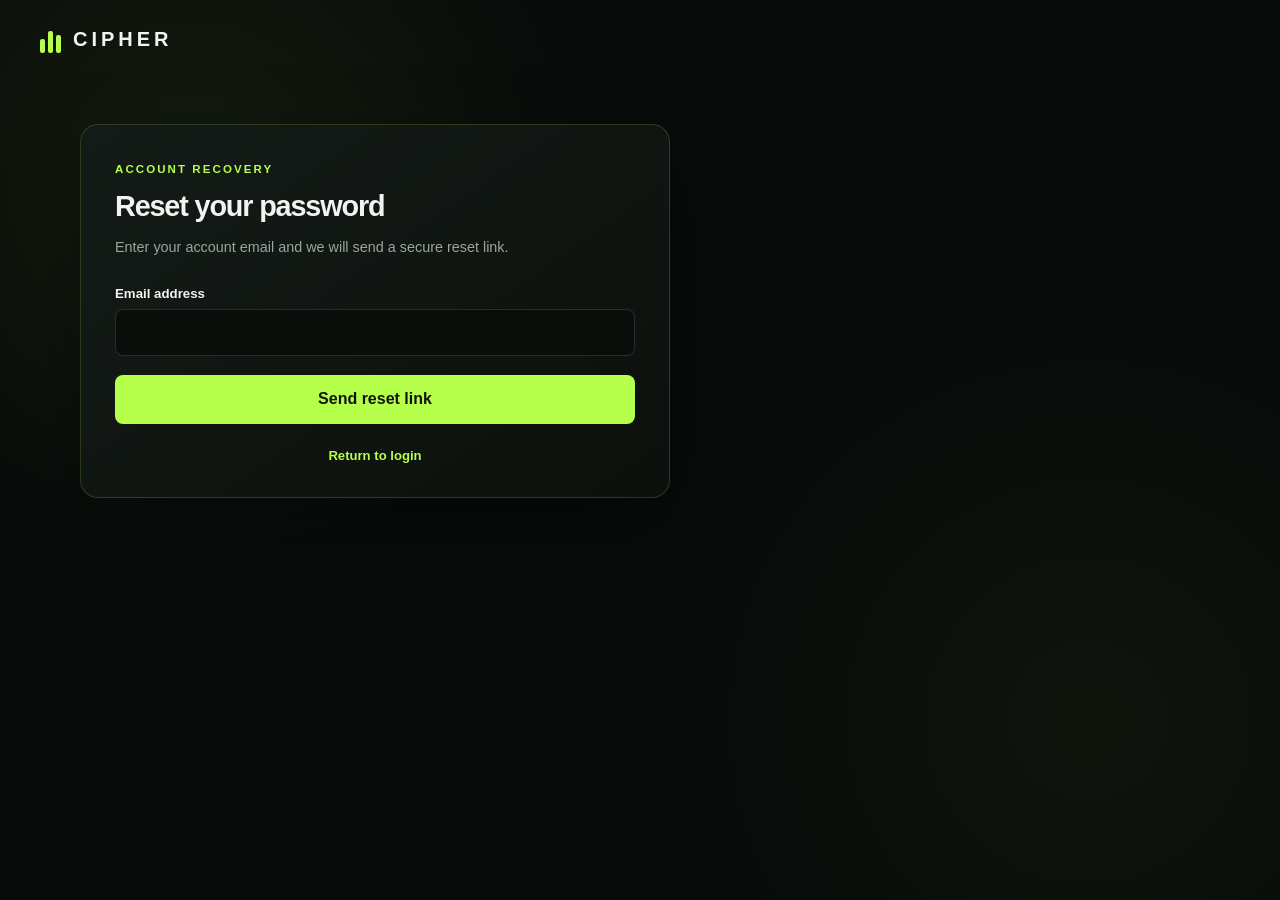
<file: forgot-password.html>
<!DOCTYPE html>
<html lang="en">
<head>
    <meta charset="UTF-8">
    <meta name="viewport" content="width=device-width, initial-scale=1.0">
    <meta name="description" content="Reset your CIPHER account password.">
    <title>Reset Password | CIPHER</title>
    <link rel="stylesheet" href="assets/css/auth.css">
    <link rel="stylesheet" href="assets/css/themes.css">
</head>
<body>
    <header class="auth-header">
        <a class="brand" href="index.html" aria-label="CIPHER homepage">
            <span class="brand-mark" aria-hidden="true">
                <span></span><span></span><span></span>
            </span>
            <span>CIPHER</span>
        </a>
    </header>

    <main class="auth-layout">
        <section class="auth-card">
            <div class="card-heading">
                <span class="eyebrow">ACCOUNT RECOVERY</span>
                <h2>Reset your password</h2>
                <p>Enter your account email and we will send a secure reset link.</p>
            </div>

            <form id="forgot-password-form">
                <div class="form-group">
                    <label for="forgot-password-email">Email address</label>
                    <input
                        type="email"
                        id="forgot-password-email"
                        autocomplete="email"
                        required
                    >
                </div>
                <div
                    id="forgot-password-message"
                    class="form-message"
                    role="status"
                    aria-live="polite"
                ></div>
                <button
                    type="submit"
                    id="forgot-password-submit"
                    class="primary-button"
                >
                    Send reset link
                </button>
            </form>

            <p class="auth-footer">
                <a href="login.html">Return to login</a>
            </p>
        </section>
    </main>

    <script type="module" src="assets/js/auth.js"></script>
    <script type="module" src="assets/js/theme.js"></script>
</body>
</html>
</file>
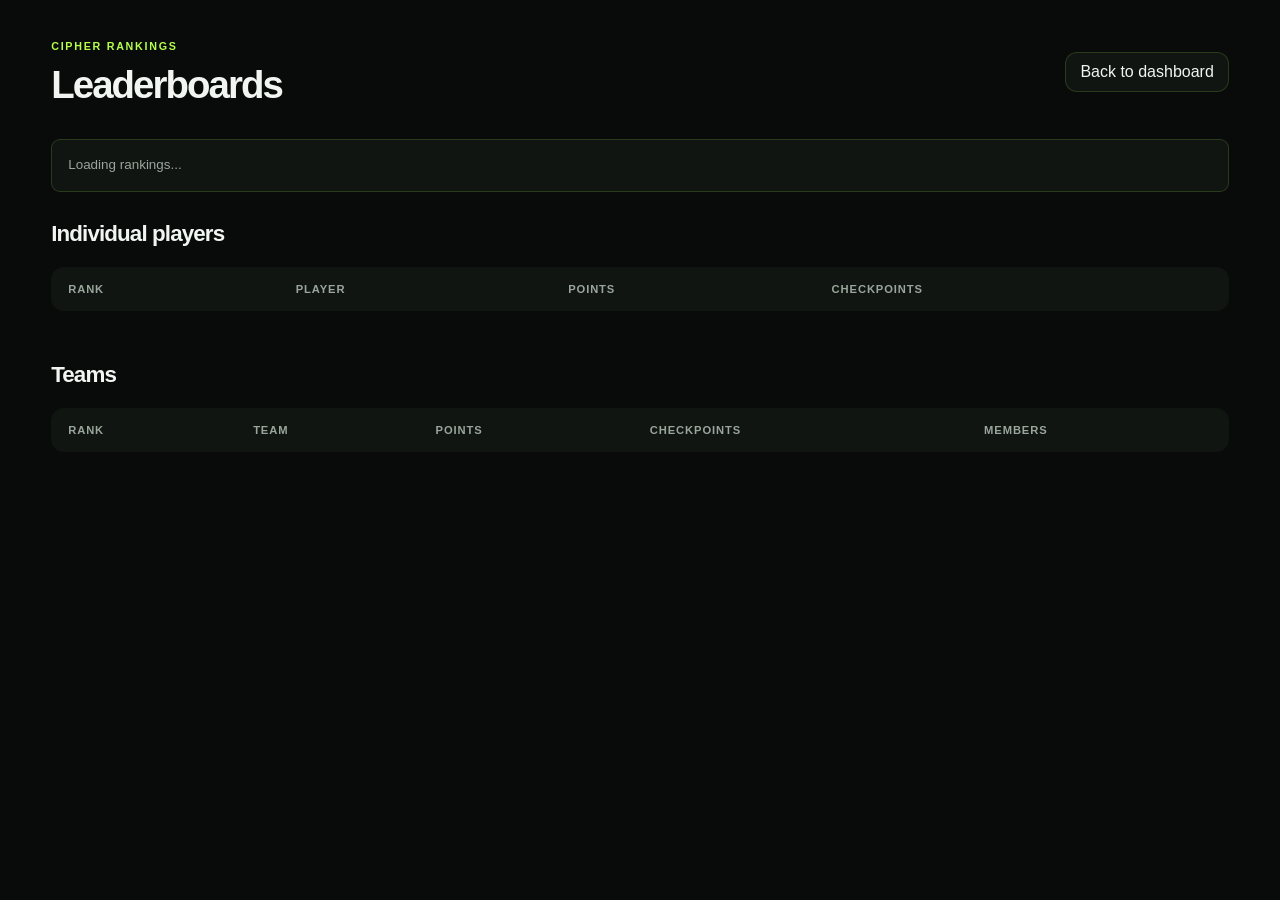
<file: leaderboard.html>
<!DOCTYPE html>
<html lang="en">
<head>
    <meta charset="UTF-8">
    <meta name="viewport" content="width=device-width, initial-scale=1.0">
    <title>Leaderboards | CIPHER</title>
    <link rel="stylesheet" href="assets/css/dashboard.css">
    <link rel="stylesheet" href="assets/css/leaderboard.css">
    <link rel="stylesheet" href="assets/css/themes.css">
</head>
<body class="teams-page-body">
    <main class="dashboard-main leaderboard-page">
        <header class="dashboard-header">
            <div>
                <span class="eyebrow">CIPHER RANKINGS</span>
                <h1>Leaderboards</h1>
            </div>
            <a class="account-chip" href="dashboard.html">Back to dashboard</a>
        </header>

        <div id="leaderboard-message" class="dashboard-message visible" role="status">
            Loading rankings...
        </div>

        <section class="leaderboard-section">
            <div class="section-heading">
                <h2>Individual players</h2>
            </div>
            <div class="table-wrapper">
                <table class="live-leaderboard">
                    <thead>
                        <tr>
                            <th>Rank</th>
                            <th>Player</th>
                            <th>Points</th>
                            <th>Checkpoints</th>
                        </tr>
                    </thead>
                    <tbody id="individual-leaderboard"></tbody>
                </table>
            </div>
        </section>

        <section class="leaderboard-section">
            <div class="section-heading">
                <h2>Teams</h2>
            </div>
            <div class="table-wrapper">
                <table class="live-leaderboard">
                    <thead>
                        <tr>
                            <th>Rank</th>
                            <th>Team</th>
                            <th>Points</th>
                            <th>Checkpoints</th>
                            <th>Members</th>
                        </tr>
                    </thead>
                    <tbody id="team-leaderboard"></tbody>
                </table>
            </div>
        </section>
    </main>
    <script type="module" src="assets/js/leaderboard.js"></script>
    <script type="module" src="assets/js/theme.js"></script>
</body>
</html>
</file>
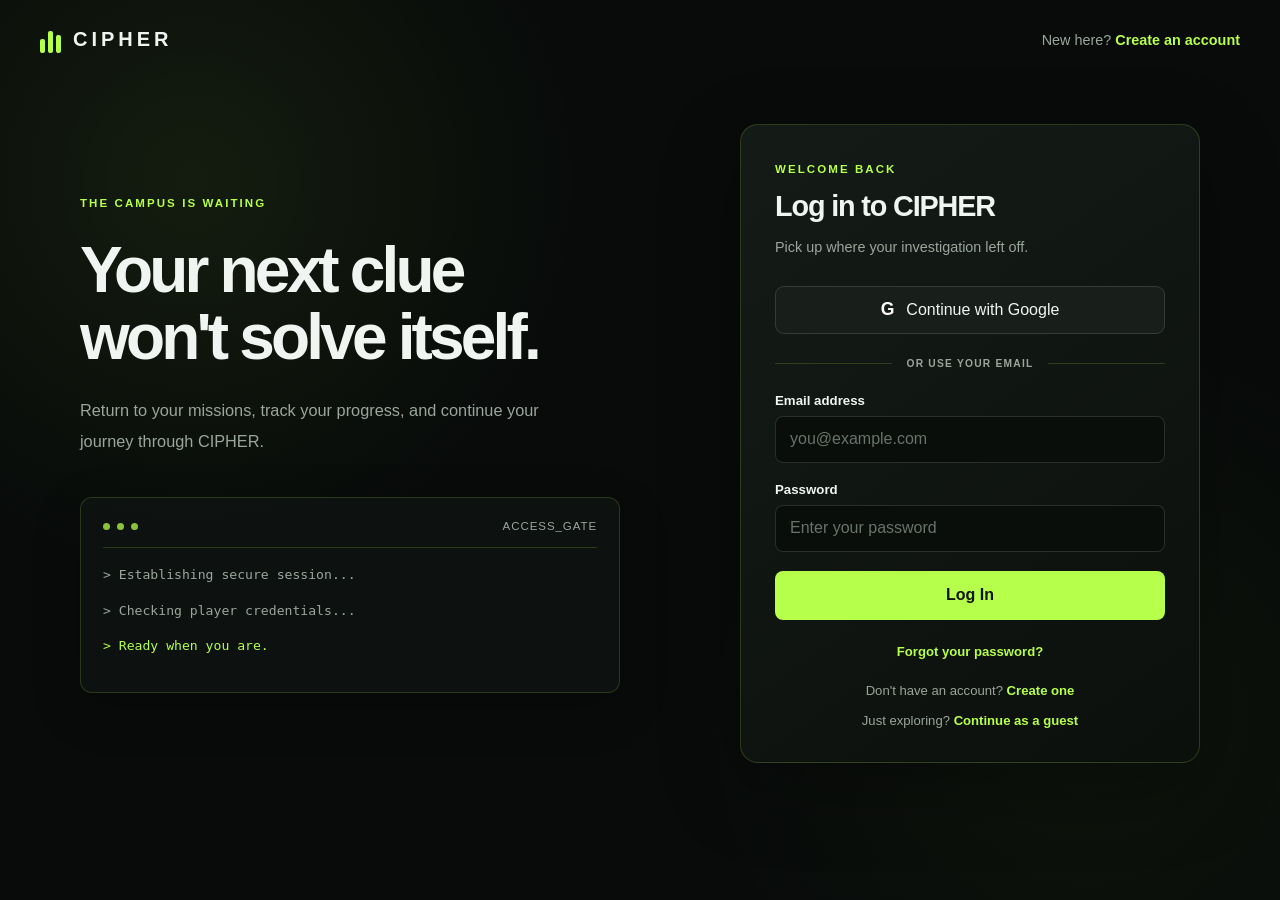
<file: login.html>
<!DOCTYPE html>
<html lang="en">

<head>
    <meta charset="UTF-8">

    <meta name="viewport" content="width=device-width, initial-scale=1.0">

    <meta
        name="description"
        content="Log in to your CIPHER player account."
    >

    <title>Log In | CIPHER</title>

    <link rel="stylesheet" href="assets/css/auth.css">
    <link rel="stylesheet" href="assets/css/themes.css">
</head>

<body>

    <!-- ======================================================
         HEADER
         ====================================================== -->

    <header class="auth-header">

        <a class="brand" href="index.html" aria-label="CIPHER homepage">

            <span class="brand-mark" aria-hidden="true">
                <span></span>
                <span></span>
                <span></span>
            </span>

            <span>CIPHER</span>

        </a>

        <a class="header-link" href="register.html">
            New here? <strong>Create an account</strong>
        </a>

    </header>


    <!-- ======================================================
         LOGIN LAYOUT
         ====================================================== -->

    <main class="auth-layout">

        <section class="auth-visual">

            <span class="eyebrow">
                THE CAMPUS IS WAITING
            </span>

            <h1>
                Your next clue<br>
                won't solve itself.
            </h1>

            <p>
                Return to your missions, track your progress,
                and continue your journey through CIPHER.
            </p>

            <div class="visual-terminal">

                <div class="terminal-heading">
                    <span class="terminal-dot"></span>
                    <span class="terminal-dot"></span>
                    <span class="terminal-dot"></span>
                    <span>ACCESS_GATE</span>
                </div>

                <p>&gt; Establishing secure session...</p>
                <p>&gt; Checking player credentials...</p>
                <p class="terminal-success">
                    &gt; Ready when you are.
                </p>

            </div>

        </section>


        <section class="auth-card">

            <div class="card-heading">

                <span class="eyebrow">WELCOME BACK</span>

                <h2>Log in to CIPHER</h2>

                <p>
                    Pick up where your investigation left off.
                </p>

            </div>


            <!-- Google login. -->
            <button
                type="button"
                id="google-login"
                class="google-button"
            >
                <span aria-hidden="true">G</span>
                Continue with Google
            </button>


            <div class="form-divider">
                <span>OR USE YOUR EMAIL</span>
            </div>


            <form id="login-form">

                <div class="form-group">

                    <label for="login-email">
                        Email address
                    </label>

                    <input
                        type="email"
                        id="login-email"
                        name="email"
                        placeholder="you@example.com"
                        autocomplete="email"
                        required
                    >

                </div>


                <div class="form-group">

                    <label for="login-password">
                        Password
                    </label>

                    <input
                        type="password"
                        id="login-password"
                        name="password"
                        placeholder="Enter your password"
                        autocomplete="current-password"
                        required
                    >

                </div>


                <div
                    id="login-message"
                    class="form-message"
                    role="status"
                    aria-live="polite"
                ></div>


                <button
                    type="submit"
                    id="login-submit"
                    class="primary-button"
                >
                    Log In
                </button>

            </form>

            <p class="auth-footer">
                <a href="forgot-password.html">Forgot your password?</a>
            </p>


            <p class="auth-footer">
                Don't have an account?
                <a href="register.html">Create one</a>
            </p>

            <p class="auth-footer guest-note">
                Just exploring?
                <a href="index.html">Continue as a guest</a>
            </p>

        </section>

    </main>


    <script type="module" src="assets/js/auth.js"></script>
    <script type="module" src="assets/js/theme.js"></script>

</body>

</html>
</file>
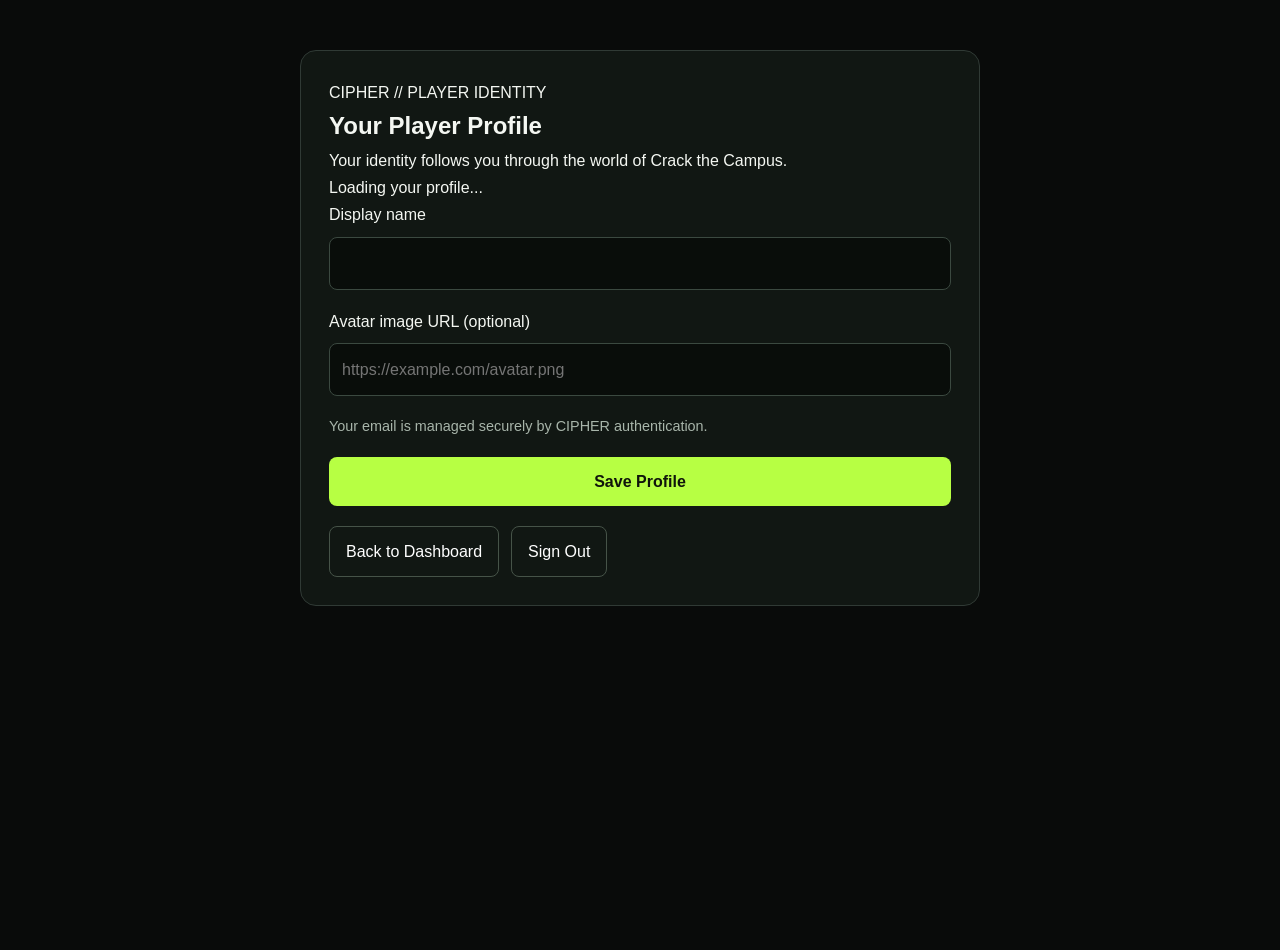
<file: profile.html>
<!DOCTYPE html>
<html lang="en">
<head>
    <meta charset="UTF-8">

    <!-- Makes the profile page responsive on phones and computers. -->
    <meta name="viewport" content="width=device-width, initial-scale=1.0">

    <title>Player Profile | CIPHER</title>

    <!-- Reuse CIPHER's existing visual design. -->
    <link rel="stylesheet" href="assets/css/style.css">
    <link rel="stylesheet" href="assets/css/themes.css">

    <style>
        /* Profile-specific styles, isolated from the main stylesheet. */
        .profile-container {
            width: min(92%, 680px);
            margin: 50px auto;
        }

        .profile-card {
            padding: 28px;
            border: 1px solid #303a35;
            border-radius: 16px;
            background: #111713;
        }

        .profile-card h1 {
            margin-top: 0;
        }

        .profile-form {
            display: grid;
            gap: 18px;
        }

        .profile-form label {
            display: grid;
            gap: 8px;
        }

        .profile-form input {
            width: 100%;
            box-sizing: border-box;
            padding: 12px;
            border: 1px solid #3b4940;
            border-radius: 8px;
            background: #090d0a;
            color: #ffffff;
        }

        .profile-form button,
        .profile-actions a,
        .profile-actions button {
            padding: 11px 16px;
            border-radius: 8px;
            cursor: pointer;
            text-decoration: none;
        }

        .profile-form button {
            border: 0;
            background: #b7ff43;
            color: #10150b;
            font-weight: bold;
        }

        .profile-actions {
            display: flex;
            flex-wrap: wrap;
            gap: 12px;
            margin-top: 20px;
        }

        .profile-actions a,
        .profile-actions button {
            border: 1px solid #465348;
            background: transparent;
            color: #ffffff;
        }

        #profile-message {
            min-height: 24px;
            overflow-wrap: anywhere;
        }

        .profile-meta {
            color: #a8b5aa;
            font-size: 0.9rem;
        }
    </style>
</head>

<body>
    <main class="profile-container">
        <section class="profile-card">
            <p>CIPHER // PLAYER IDENTITY</p>
            <h1>Your Player Profile</h1>

            <p>
                Your identity follows you through the world of
                Crack the Campus.
            </p>

            <!-- Shows loading, success, and error messages. -->
            <p id="profile-message" role="status" aria-live="polite">
                Loading your profile...
            </p>

            <form id="profile-form" class="profile-form" hidden>
                <label for="display-name">
                    Display name
                    <input
                        id="display-name"
                        name="display_name"
                        type="text"
                        minlength="2"
                        maxlength="40"
                        autocomplete="nickname"
                        required
                    >
                </label>

                <label for="avatar-url">
                    Avatar image URL (optional)
                    <input
                        id="avatar-url"
                        name="avatar_url"
                        type="url"
                        maxlength="500"
                        placeholder="https://example.com/avatar.png"
                    >
                </label>

                <p class="profile-meta">
                    Your email is managed securely by CIPHER
                    authentication.
                </p>

                <button id="save-profile" type="submit">
                    Save Profile
                </button>
            </form>

            <p id="profile-created" class="profile-meta"></p>

            <div class="profile-actions">
                <a href="dashboard.html">Back to Dashboard</a>
                <button id="sign-out" type="button">Sign Out</button>
            </div>
        </section>
    </main>

    <!-- Load the profile logic as a JavaScript module. -->
    <script type="module" src="assets/js/profile.js"></script>
    <script type="module" src="assets/js/theme.js"></script>
</body>
</html>
</file>
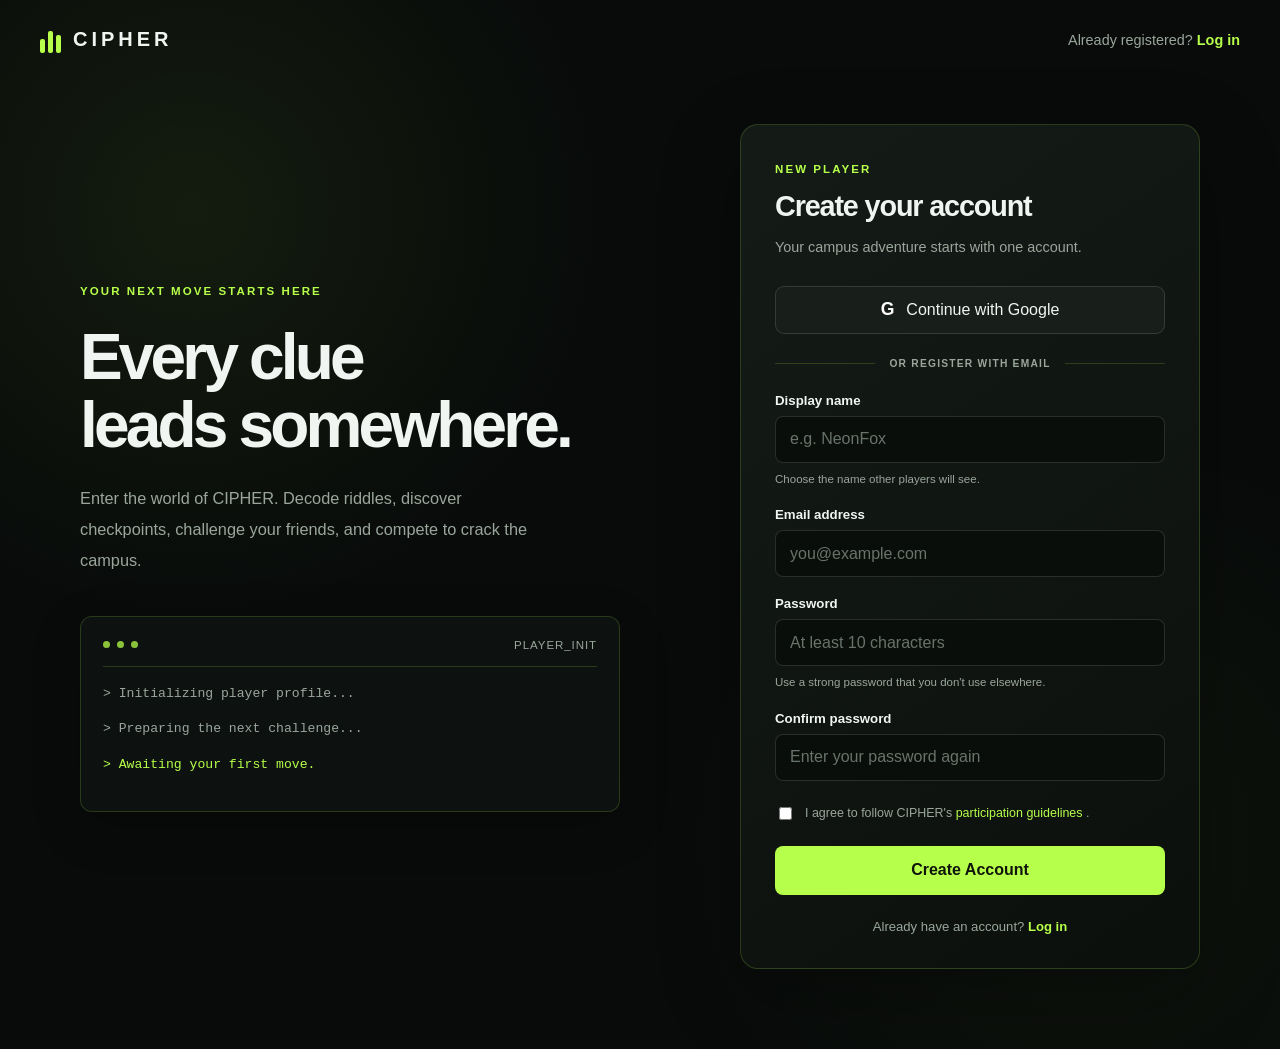
<file: register.html>
<!DOCTYPE html>
<html lang="en">

<head>
    <!-- Character encoding supports standard international text. -->
    <meta charset="UTF-8">

    <!-- Makes the page responsive on phones and tablets. -->
    <meta name="viewport" content="width=device-width, initial-scale=1.0">

    <!-- Description used by browsers and search engines. -->
    <meta
        name="description"
        content="Create your CIPHER account and prepare to crack the campus."
    >

    <title>Create Account | CIPHER</title>

    <!-- Authentication page styles. -->
    <link rel="stylesheet" href="assets/css/auth.css">
    <link rel="stylesheet" href="assets/css/themes.css">
</head>

<body>

    <!-- ======================================================
         PAGE HEADER
         ====================================================== -->

    <header class="auth-header">

        <!-- Clicking the logo returns visitors to the homepage. -->
        <a class="brand" href="index.html" aria-label="CIPHER homepage">

            <span class="brand-mark" aria-hidden="true">
                <span></span>
                <span></span>
                <span></span>
            </span>

            <span>CIPHER</span>

        </a>

        <a class="header-link" href="login.html">
            Already registered? <strong>Log in</strong>
        </a>

    </header>


    <!-- ======================================================
         MAIN REGISTRATION AREA
         ====================================================== -->

    <main class="auth-layout">

        <!-- Decorative panel shown alongside the form. -->
        <section class="auth-visual">

            <span class="eyebrow">
                YOUR NEXT MOVE STARTS HERE
            </span>

            <h1>
                Every clue<br>
                leads somewhere.
            </h1>

            <p>
                Enter the world of CIPHER. Decode riddles, discover
                checkpoints, challenge your friends, and compete
                to crack the campus.
            </p>

            <div class="visual-terminal">

                <div class="terminal-heading">
                    <span class="terminal-dot"></span>
                    <span class="terminal-dot"></span>
                    <span class="terminal-dot"></span>
                    <span>PLAYER_INIT</span>
                </div>

                <p>&gt; Initializing player profile...</p>
                <p>&gt; Preparing the next challenge...</p>
                <p class="terminal-success">
                    &gt; Awaiting your first move.
                </p>

            </div>

        </section>


        <!-- Registration form. -->
        <section class="auth-card">

            <div class="card-heading">

                <span class="eyebrow">NEW PLAYER</span>

                <h2>Create your account</h2>

                <p>
                    Your campus adventure starts with one account.
                </p>

            </div>


            <!-- Google registration button. -->
            <button
                type="button"
                id="google-register"
                class="google-button"
            >
                <span aria-hidden="true">G</span>
                Continue with Google
            </button>


            <div class="form-divider">
                <span>OR REGISTER WITH EMAIL</span>
            </div>


            <!--
                JavaScript handles this form.

                Do not add a normal action URL because Supabase
                will handle account creation asynchronously.
            -->
            <form id="register-form">

                <div class="form-group">

                    <label for="display-name">
                        Display name
                    </label>

                    <input
                        type="text"
                        id="display-name"
                        name="display-name"
                        placeholder="e.g. NeonFox"
                        minlength="2"
                        maxlength="30"
                        autocomplete="nickname"
                        required
                    >

                    <small>
                        Choose the name other players will see.
                    </small>

                </div>


                <div class="form-group">

                    <label for="register-email">
                        Email address
                    </label>

                    <input
                        type="email"
                        id="register-email"
                        name="email"
                        placeholder="you@example.com"
                        autocomplete="email"
                        required
                    >

                </div>


                <div class="form-group">

                    <label for="register-password">
                        Password
                    </label>

                    <input
                        type="password"
                        id="register-password"
                        name="password"
                        placeholder="At least 10 characters"
                        minlength="10"
                        autocomplete="new-password"
                        required
                    >

                    <small>
                        Use a strong password that you don't use elsewhere.
                    </small>

                </div>


                <div class="form-group">

                    <label for="confirm-password">
                        Confirm password
                    </label>

                    <input
                        type="password"
                        id="confirm-password"
                        name="confirm-password"
                        placeholder="Enter your password again"
                        minlength="10"
                        autocomplete="new-password"
                        required
                    >

                </div>


                <label class="checkbox-row">

                    <input
                        type="checkbox"
                        id="accept-terms"
                        required
                    >

                    <span>
                        I agree to follow CIPHER's
                        <a href="index.html#how-it-works">
                            participation guidelines
                        </a>.
                    </span>

                </label>


                <!--
                    JavaScript updates this area with errors,
                    progress messages, and email-verification
                    instructions.
                -->
                <div
                    id="register-message"
                    class="form-message"
                    role="status"
                    aria-live="polite"
                ></div>


                <button
                    type="submit"
                    id="register-submit"
                    class="primary-button"
                >
                    Create Account
                </button>

            </form>


            <p class="auth-footer">
                Already have an account?
                <a href="login.html">Log in</a>
            </p>

        </section>

    </main>


    <!-- Authentication logic is loaded as an ES module. -->
    <script type="module" src="assets/js/auth.js"></script>
    <script type="module" src="assets/js/theme.js"></script>

</body>

</html>
</file>
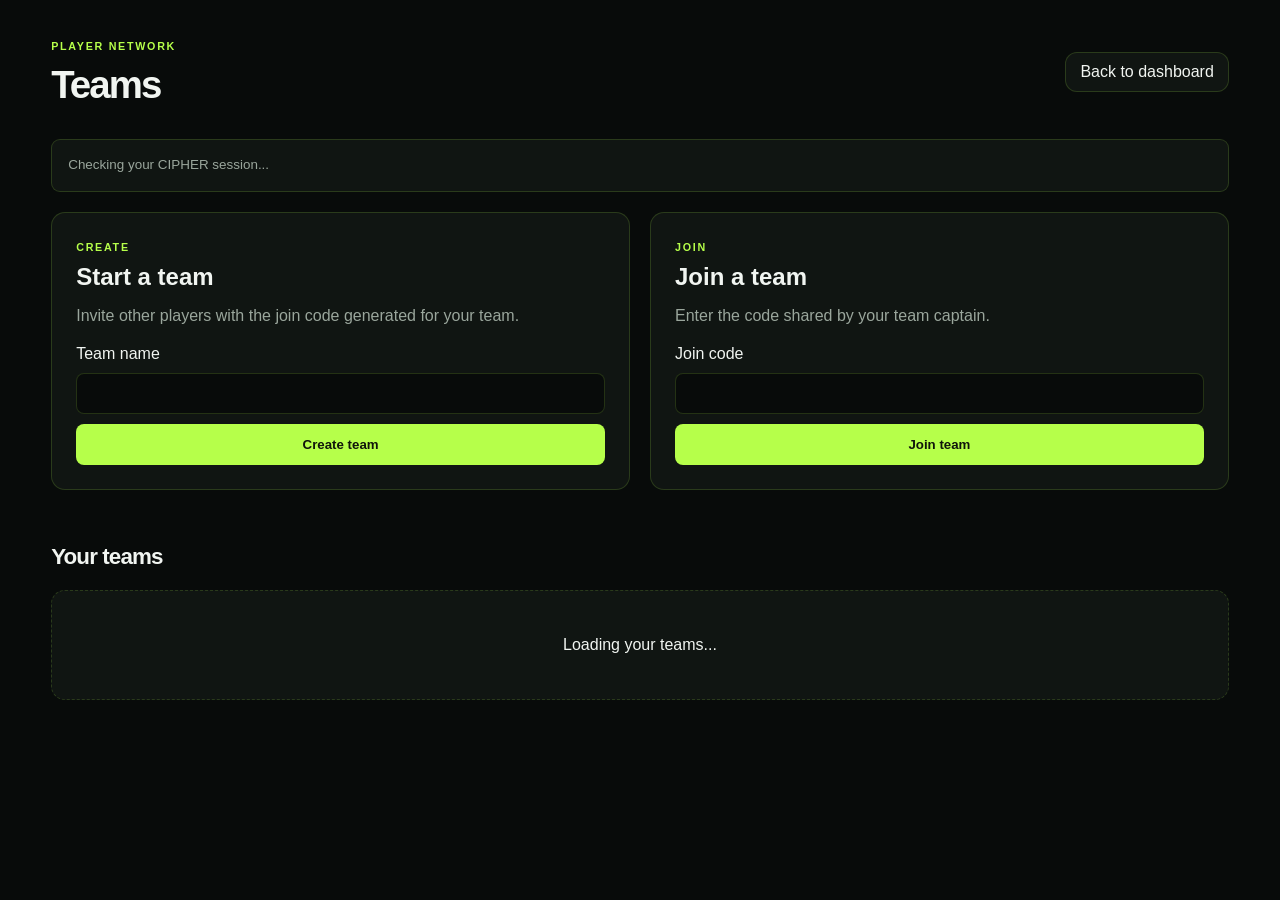
<file: teams.html>
<!DOCTYPE html>
<html lang="en">
<head>
    <meta charset="UTF-8">
    <meta name="viewport" content="width=device-width, initial-scale=1.0">
    <title>Teams | CIPHER</title>
    <link rel="stylesheet" href="assets/css/dashboard.css">
    <link rel="stylesheet" href="assets/css/themes.css">
</head>
<body class="teams-page-body">
    <main class="dashboard-main team-page">
        <header class="dashboard-header">
            <div>
                <span class="eyebrow">PLAYER NETWORK</span>
                <h1>Teams</h1>
            </div>
            <a class="account-chip" href="dashboard.html">Back to dashboard</a>
        </header>

        <div id="team-message" class="dashboard-message visible" role="status">
            Checking your CIPHER session...
        </div>

        <section class="content-section team-actions" aria-label="Team actions">
            <article class="panel">
                <span class="eyebrow">CREATE</span>
                <h2>Start a team</h2>
                <p>Invite other players with the join code generated for your team.</p>
                <form id="create-team-form">
                    <label for="team-name">Team name</label>
                    <input id="team-name" name="name" maxlength="80" required>
                    <button class="primary-button" type="submit">Create team</button>
                </form>
            </article>

            <article class="panel">
                <span class="eyebrow">JOIN</span>
                <h2>Join a team</h2>
                <p>Enter the code shared by your team captain.</p>
                <form id="join-team-form">
                    <label for="team-code">Join code</label>
                    <input id="team-code" name="code" maxlength="12" required>
                    <button class="primary-button" type="submit">Join team</button>
                </form>
            </article>
        </section>

        <section class="content-section">
            <div class="section-heading">
                <h2>Your teams</h2>
            </div>
            <div id="teams-list" class="empty-state">
                Loading your teams...
            </div>
        </section>
    </main>
    <script type="module" src="assets/js/teams.js"></script>
    <script type="module" src="assets/js/theme.js"></script>
</body>
</html>
</file>
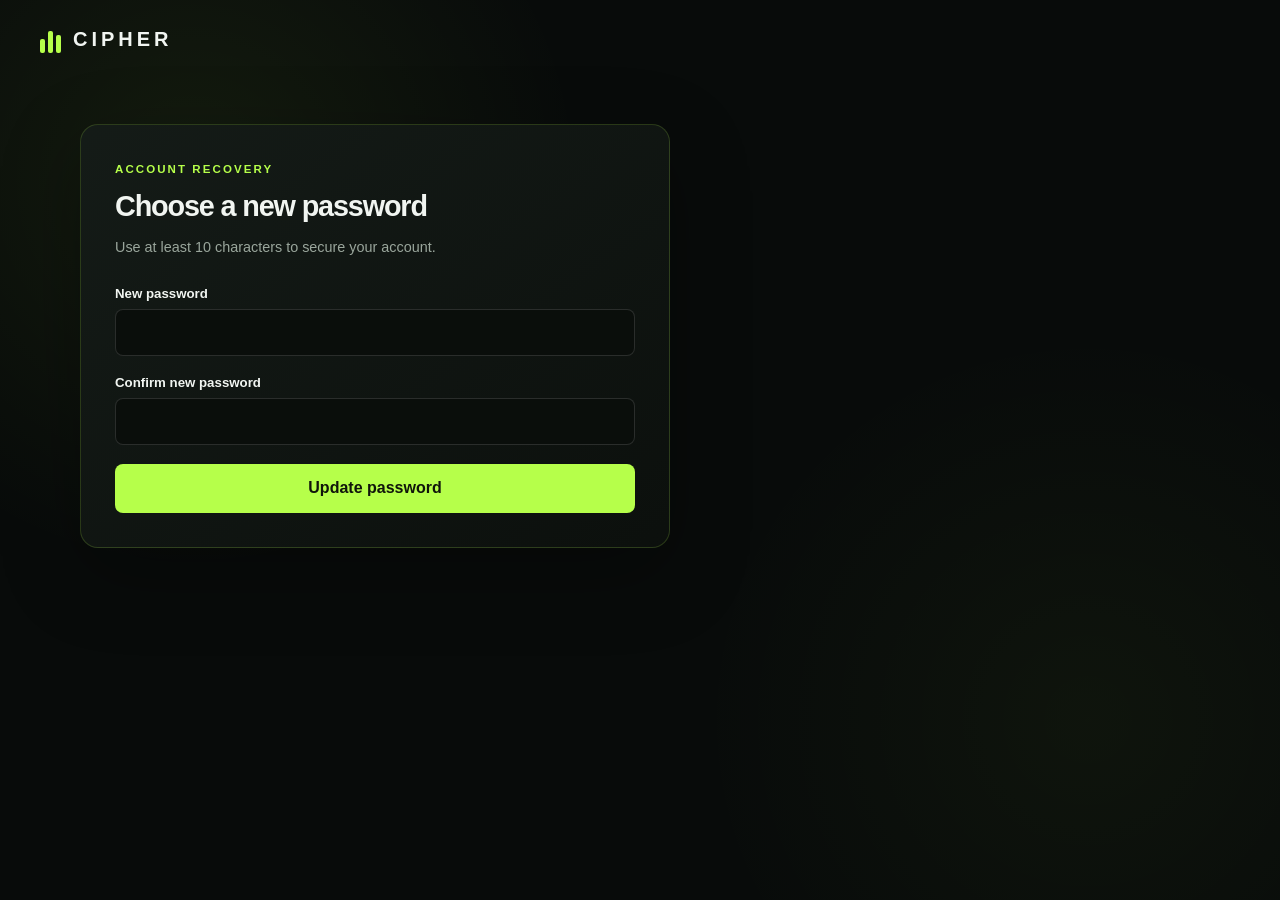
<file: update-password.html>
<!DOCTYPE html>
<html lang="en">
<head>
    <meta charset="UTF-8">
    <meta name="viewport" content="width=device-width, initial-scale=1.0">
    <meta name="description" content="Choose a new CIPHER account password.">
    <title>Choose Password | CIPHER</title>
    <link rel="stylesheet" href="assets/css/auth.css">
    <link rel="stylesheet" href="assets/css/themes.css">
</head>
<body>
    <header class="auth-header">
        <a class="brand" href="index.html" aria-label="CIPHER homepage">
            <span class="brand-mark" aria-hidden="true">
                <span></span><span></span><span></span>
            </span>
            <span>CIPHER</span>
        </a>
    </header>

    <main class="auth-layout">
        <section class="auth-card">
            <div class="card-heading">
                <span class="eyebrow">ACCOUNT RECOVERY</span>
                <h2>Choose a new password</h2>
                <p>Use at least 10 characters to secure your account.</p>
            </div>

            <form id="update-password-form">
                <div class="form-group">
                    <label for="new-password">New password</label>
                    <input
                        type="password"
                        id="new-password"
                        autocomplete="new-password"
                        minlength="10"
                        required
                    >
                </div>
                <div class="form-group">
                    <label for="confirm-new-password">Confirm new password</label>
                    <input
                        type="password"
                        id="confirm-new-password"
                        autocomplete="new-password"
                        minlength="10"
                        required
                    >
                </div>
                <div
                    id="update-password-message"
                    class="form-message"
                    role="status"
                    aria-live="polite"
                ></div>
                <button
                    type="submit"
                    id="update-password-submit"
                    class="primary-button"
                >
                    Update password
                </button>
            </form>
        </section>
    </main>

    <script type="module" src="assets/js/auth.js"></script>
    <script type="module" src="assets/js/theme.js"></script>
</body>
</html>
</file>
<file: assets/css/style.css>
/* ==========================================================
CIPHER | CRACK THE CAMPUS
Main stylesheet

EASY CUSTOMIZATION:

1. Edit the colours in :root.
2. Edit the typography in the font variables.
3. Edit section spacing in the layout variables.
   ========================================================== */

/* ===================== 1. DESIGN SYSTEM ===================== */

:root {
/* MAIN COLOURS: Change these to customise the theme */
--bg: #090b0a;
--bg-soft: #0d100e;
--surface: #111512;
--surface-raised: #151a16;

```
--green: #b5ff45;
--green-bright: #c8ff75;
--green-dark: #78b82d;

--white: #f4f7f2;
--silver: #a1aaa2;
--muted: #747e75;
--border: rgba(255, 255, 255, 0.09);
--green-border: rgba(181, 255, 69, 0.24);

/* TYPOGRAPHY */
--font-heading: "Space Grotesk", sans-serif;
--font-body: "Inter", sans-serif;

/* LAYOUT */
--container: 1200px;
--radius: 18px;
--radius-small: 10px;

/* EFFECTS */
--green-glow: 0 0 35px rgba(181, 255, 69, 0.10);
--transition: 220ms ease;
```

}

/* ===================== 2. RESET ===================== */

* {
  box-sizing: border-box;
  margin: 0;
  padding: 0;
  }

html {
scroll-behavior: smooth;
scroll-padding-top: 100px;
}

body {
min-height: 100vh;
overflow-x: hidden;
background: var(--bg);
color: var(--white);
font-family: var(--font-body);
line-height: 1.7;
-webkit-font-smoothing: antialiased;
}

body,
button,
a {
-webkit-tap-highlight-color: transparent;
}

button,
input,
textarea,
select {
font: inherit;
}

button,
a {
touch-action: manipulation;
}

a {
color: inherit;
text-decoration: none;
}

button {
color: inherit;
}

button:focus-visible,
a:focus-visible {
outline: 2px solid var(--green);
outline-offset: 5px;
}

::selection {
background: var(--green);
color: var(--bg);
}

.container {
width: min(var(--container), calc(100% - 48px));
margin-inline: auto;
}

/* ===================== 3. BACKGROUND EFFECTS ===================== */

.ambient {
position: absolute;
z-index: -2;
width: 500px;
height: 500px;
border-radius: 50%;
filter: blur(130px);
pointer-events: none;
}

.ambient-one {
top: 120px;
left: -220px;
background: rgba(75, 130, 38, 0.10);
}

.ambient-two {
top: 280px;
right: -220px;
background: rgba(105, 255, 45, 0.07);
}

.grid-overlay {
position: absolute;
z-index: -1;
top: 0;
left: 0;
width: 100%;
height: 950px;
pointer-events: none;

```
background-image:
    linear-gradient(rgba(255,255,255,0.025) 1px, transparent 1px),
    linear-gradient(90deg, rgba(255,255,255,0.025) 1px, transparent 1px);

background-size: 55px 55px;

mask-image: linear-gradient(
    to bottom,
    black,
    rgba(0,0,0,0.4),
    transparent
);
```

}

/* ===================== 4. HEADER & NAVIGATION ===================== */

.site-header {
position: sticky;
top: 0;
z-index: 100;
background: rgba(9, 11, 10, 0.82);
border-bottom: 1px solid rgba(255,255,255,0.055);
backdrop-filter: blur(20px);
}

.navbar {
min-height: 84px;
display: flex;
align-items: center;
justify-content: space-between;
gap: 32px;
}

.brand {
display: inline-flex;
align-items: center;
gap: 12px;
flex-shrink: 0;
}

.brand-icon {
display: flex;
align-items: center;
justify-content: center;
gap: 3px;
width: 34px;
height: 34px;
border: 1px solid var(--green-border);
border-radius: 9px;
background: rgba(181, 255, 69, 0.06);
}

.brand-icon span {
display: block;
width: 4px;
border-radius: 4px;
background: var(--green);
}

.brand-icon span:nth-child(1) {
height: 12px;
}

.brand-icon span:nth-child(2) {
height: 21px;
}

.brand-icon span:nth-child(3) {
height: 15px;
}

.brand-name {
font-family: var(--font-heading);
font-size: 22px;
font-weight: 700;
letter-spacing: 1.5px;
}

.brand-name > span {
color: var(--green);
}

.nav-links {
display: flex;
align-items: center;
gap: 31px;
}

.nav-links > a:not(.button) {
color: var(--silver);
font-size: 12px;
font-weight: 500;
transition: color var(--transition);
}

.nav-links > a:not(.button):hover {
color: var(--green);
}

.nav-login {
margin-left: 6px;
}

.menu-toggle {
display: none;
width: 43px;
height: 43px;
border: 1px solid var(--border);
border-radius: 10px;
background: var(--surface);
cursor: pointer;
}

.menu-toggle span {
display: block;
width: 17px;
height: 2px;
margin: 5px auto;
background: var(--green);
transition: transform var(--transition);
}

/* ===================== 5. BUTTONS ===================== */

.button {
display: inline-flex;
align-items: center;
justify-content: center;
gap: 13px;
min-height: 51px;
padding: 0 22px;
border: 1px solid transparent;
border-radius: 9px;
font-size: 12px;
font-weight: 700;
cursor: pointer;
transition:
transform var(--transition),
background var(--transition),
border-color var(--transition),
box-shadow var(--transition);
}

.button:hover {
transform: translateY(-2px);
}

.button-primary {
background: var(--green);
color: #10140b;
box-shadow: 0 0 0 rgba(181,255,69,0);
}

.button-primary:hover {
background: var(--green-bright);
box-shadow: 0 8px 35px rgba(181,255,69,0.15);
}

.button-secondary {
border-color: var(--border);
background: rgba(255,255,255,0.025);
color: var(--white);
}

.button-secondary:hover {
border-color: var(--green-border);
background: rgba(181,255,69,0.04);
}

.button-small {
min-height: 43px;
padding-inline: 17px;
font-size: 11px;
}

/* ===================== 6. HERO SECTION ===================== */

.hero {
min-height: 690px;
padding-top: 92px;
padding-bottom: 100px;
display: grid;
grid-template-columns: 1fr 0.93fr;
align-items: center;
gap: 65px;
}

.hero-content {
position: relative;
z-index: 2;
}

.status-label {
display: inline-flex;
align-items: center;
gap: 9px;
padding: 7px 11px;
margin-bottom: 31px;
border: 1px solid var(--green-border);
border-radius: 5px;
background: rgba(181,255,69,0.035);
color: var(--green);
font-size: 9px;
font-weight: 700;
letter-spacing: 1.4px;
}

.status-dot {
display: inline-block;
width: 6px;
height: 6px;
flex-shrink: 0;
border-radius: 50%;
background: var(--green);
box-shadow: 0 0 12px rgba(181,255,69,0.65);
animation: pulse 2s infinite;
}

.eyebrow {
margin-bottom: 17px;
color: var(--green);
font-size: 10px;
font-weight: 700;
letter-spacing: 2.1px;
}

.hero h1,
.section-heading h2,
.leaderboard-copy h2,
.final-cta h2 {
font-family: var(--font-heading);
font-weight: 600;
letter-spacing: -2.8px;
line-height: 1.08;
}

.hero h1 {
font-size: clamp(45px, 5.1vw, 72px);
}

.text-gradient {
color: var(--green);
background: linear-gradient(
100deg,
#d8ff9c,
var(--green) 55%,
#83d92e
);
-webkit-background-clip: text;
background-clip: text;
-webkit-text-fill-color: transparent;
}

.text-muted {
color: var(--silver);
}

.hero-description {
max-width: 485px;
margin-top: 25px;
color: var(--silver);
font-size: 14px;
line-height: 1.9;
}

.hero-actions {
display: flex;
flex-wrap: wrap;
gap: 13px;
margin-top: 31px;
}

.hero-footnote {
display: flex;
align-items: center;
gap: 11px;
margin-top: 45px;
}

.footnote-line {
width: 29px;
height: 1px;
background: var(--green);
}

.hero-footnote p {
color: var(--muted);
font-size: 9px;
font-weight: 600;
letter-spacing: 1.5px;
}

/* ===================== 7. TERMINAL PANEL ===================== */

.hero-visual {
position: relative;
min-width: 0;
padding: 25px 0;
}

.terminal-card {
position: relative;
z-index: 2;
overflow: hidden;
border: 1px solid rgba(181,255,69,0.2);
border-radius: 15px;
background: rgba(13, 17, 14, 0.96);
box-shadow:
0 25px 90px rgba(0,0,0,0.35),
0 0 70px rgba(181,255,69,0.035);
transform: perspective(1200px) rotateY(-3deg);
}

.terminal-topbar {
min-height: 51px;
display: flex;
align-items: center;
gap: 15px;
padding: 0 17px;
border-bottom: 1px solid var(--border);
background: rgba(255,255,255,0.018);
}

.terminal-lights {
display: flex;
gap: 5px;
}

.terminal-lights span {
width: 7px;
height: 7px;
border-radius: 50%;
background: #465047;
}

.terminal-lights span:first-child {
background: #f07167;
}

.terminal-lights span:nth-child(2) {
background: #e9c65d;
}

.terminal-lights span:nth-child(3) {
background: var(--green-dark);
}

.terminal-title {
flex: 1;
color: var(--muted);
font-family: monospace;
font-size: 10px;
}

.terminal-live {
display: inline-flex;
align-items: center;
gap: 6px;
color: var(--green);
font-family: monospace;
font-size: 9px;
}

.terminal-live .status-dot {
width: 5px;
height: 5px;
}

.terminal-body {
padding: 29px 27px 23px;
font-family: monospace;
font-size: 11px;
}

.terminal-meta,
.terminal-footer {
display: flex;
align-items: center;
justify-content: space-between;
gap: 10px;
color: var(--muted);
font-size: 9px;
letter-spacing: 0.7px;
}

.terminal-prompt {
margin-top: 25px;
color: #abb5aa;
line-height: 1.8;
overflow-wrap: anywhere;
}

.terminal-symbol,
.success-symbol {
color: var(--green);
margin-right: 7px;
}

.terminal-progress {
height: 3px;
margin-top: 20px;
overflow: hidden;
background: #222a23;
}

.terminal-progress-fill {
width: 0;
height: 100%;
background: var(--green);
animation: loadProgress 3s ease forwards;
}

.terminal-success {
margin-top: 21px;
color: var(--green);
}

.cipher-message {
position: relative;
margin-top: 20px;
padding: 18px;
border: 1px solid rgba(181,255,69,0.12);
border-radius: 7px;
background: rgba(181,255,69,0.025);
}

.cipher-label {
color: var(--muted);
font-size: 9px;
letter-spacing: 1px;
}

.cipher-message p {
margin-top: 9px;
color: #e1f5d2;
font-size: clamp(11px, 1.2vw, 14px);
line-height: 1.8;
}

.cursor {
display: inline-block;
width: 6px;
height: 13px;
margin-left: 3px;
vertical-align: middle;
background: var(--green);
animation: blink 1s steps(2, start) infinite;
}

.terminal-footer {
flex-wrap: wrap;
margin-top: 25px;
padding-top: 17px;
border-top: 1px solid var(--border);
}

.floating-card {
position: absolute;
z-index: 3;
display: flex;
align-items: center;
gap: 11px;
padding: 12px 15px;
border: 1px solid rgba(255,255,255,0.10);
border-radius: 9px;
background: #131814;
box-shadow: 0 12px 40px rgba(0,0,0,0.3);
}

.floating-card-top {
top: -5px;
right: -20px;
}

.floating-card-bottom {
bottom: -4px;
left: -26px;
}

.floating-icon {
display: grid;
width: 34px;
height: 34px;
place-items: center;
border: 1px solid var(--green-border);
border-radius: 7px;
color: var(--green);
font-size: 19px;
}

.floating-label {
color: var(--muted);
font-size: 8px;
font-weight: 600;
letter-spacing: 1px;
}

.floating-value {
margin-top: 3px;
color: var(--white);
font-family: monospace;
font-size: 10px;
}

.floating-indicator {
width: 6px;
height: 6px;
margin-left: 6px;
border-radius: 50%;
background: var(--green);
}

/* ===================== 8. TICKER ===================== */

.ticker {
overflow: hidden;
border-block: 1px solid rgba(181,255,69,0.13);
background: rgba(181,255,69,0.025);
}

.ticker-track {
display: flex;
align-items: center;
justify-content: space-around;
gap: 35px;
width: max-content;
min-height: 67px;
padding-inline: 35px;
animation: tickerMove 28s linear infinite;
}

.ticker-track span {
color: #d2d9d0;
font-family: var(--font-heading);
font-size: 12px;
font-weight: 700;
letter-spacing: 2px;
}

.ticker-track .ticker-star {
color: var(--green);
font-size: 18px;
}

/* ===================== 9. GENERAL SECTIONS ===================== */

.section {
padding-top: 125px;
padding-bottom: 125px;
}

.section-heading {
display: flex;
align-items: flex-end;
justify-content: space-between;
gap: 45px;
margin-bottom: 50px;
}

.section-heading h2,
.leaderboard-copy h2 {
font-size: clamp(38px, 4.5vw, 55px);
}

.section-intro {
max-width: 390px;
color: var(--silver);
font-size: 13px;
line-height: 1.9;
}

/* ===================== 10. HOW IT WORKS ===================== */

.steps-grid {
display: grid;
grid-template-columns: repeat(3, minmax(0, 1fr));
gap: 18px;
}

.step-card {
position: relative;
min-height: 280px;
padding: 29px;
overflow: hidden;
border: 1px solid var(--border);
border-radius: var(--radius);
background: linear-gradient(
145deg,
rgba(255,255,255,0.025),
rgba(255,255,255,0.008)
);
transition:
border-color var(--transition),
transform var(--transition),
background var(--transition);
}

.step-card:hover {
transform: translateY(-5px);
border-color: var(--green-border);
background: rgba(181,255,69,0.025);
}

.step-number {
position: absolute;
top: 22px;
right: 24px;
color: #454d46;
font-family: var(--font-heading);
font-size: 27px;
font-weight: 700;
}

.step-icon {
display: grid;
width: 49px;
height: 49px;
margin-bottom: 29px;
place-items: center;
border: 1px solid var(--green-border);
border-radius: 12px;
background: rgba(181,255,69,0.055);
color: var(--green);
font-size: 23px;
}

.step-card h3 {
font-family: var(--font-heading);
font-size: 20px;
font-weight: 600;
}

.step-card p {
margin-top: 12px;
color: var(--silver);
font-size: 12px;
line-height: 1.9;
}

.step-tag {
display: inline-block;
margin-top: 23px;
color: var(--green);
font-size: 9px;
font-weight: 700;
letter-spacing: 1.1px;
}

/* ===================== 11. CHALLENGE CARDS ===================== */

.challenges-section {
border-block: 1px solid rgba(255,255,255,0.035);
background: rgba(255,255,255,0.012);
}

.challenge-grid {
display: grid;
grid-template-columns: repeat(3, minmax(0, 1fr));
gap: 19px;
}

.challenge-card {
overflow: hidden;
border: 1px solid var(--border);
border-radius: var(--radius);
background: var(--bg-soft);
transition:
border-color var(--transition),
transform var(--transition);
}

.challenge-card:hover {
transform: translateY(-5px);
border-color: var(--green-border);
}

.challenge-card-top {
display: flex;
align-items: center;
justify-content: space-between;
padding: 21px 22px 0;
}

.challenge-category {
color: var(--muted);
font-family: monospace;
font-size: 10px;
letter-spacing: 1px;
}

.challenge-icon {
display: grid;
width: 33px;
height: 33px;
place-items: center;
border: 1px solid var(--border);
border-radius: 8px;
color: var(--green);
font-size: 18px;
}

.challenge-art {
position: relative;
height: 195px;
margin-top: 5px;
overflow: hidden;
display: grid;
place-items: center;
}

.daily-art {
background: radial-gradient(
circle,
rgba(181,255,69,0.10),
transparent 68%
);
}

.orbit {
position: absolute;
border: 1px solid rgba(181,255,69,0.2);
border-radius: 50%;
transform: rotate(-25deg);
}

.orbit-one {
width: 155px;
height: 155px;
}

.orbit-two {
width: 115px;
height: 185px;
transform: rotate(45deg);
}

.orbit-core {
display: grid;
width: 58px;
height: 58px;
place-items: center;
border: 1px solid var(--green);
border-radius: 50%;
background: rgba(181,255,69,0.09);
box-shadow: 0 0 35px rgba(181,255,69,0.13);
color: var(--green);
font-family: var(--font-heading);
font-size: 24px;
font-weight: 700;
}

.weekly-art {
background: radial-gradient(
circle,
rgba(100,180,70,0.10),
transparent 70%
);
}

.puzzle-shape {
position: absolute;
width: 62px;
height: 62px;
border: 1px solid rgba(181,255,69,0.38);
transform: rotate(45deg);
}

.puzzle-one {
top: 44px;
left: calc(50% - 75px);
}

.puzzle-two {
top: 86px;
left: calc(50% - 31px);
border-color: rgba(255,255,255,0.28);
}

.puzzle-three {
top: 44px;
left: calc(50% + 13px);
}

.weekly-cross {
position: relative;
z-index: 2;
color: var(--green);
font-size: 25px;
}

.major-art {
background: radial-gradient(
circle,
rgba(181,255,69,0.11),
transparent 70%
);
}

.major-ring {
position: absolute;
border: 1px solid rgba(181,255,69,0.2);
border-radius: 50%;
}

.ring-one {
width: 150px;
height: 150px;
}

.ring-two {
width: 110px;
height: 110px;
border-style: dashed;
animation: slowSpin 25s linear infinite;
}

.major-core {
display: grid;
width: 60px;
height: 60px;
place-items: center;
border: 1px solid var(--green);
border-radius: 50%;
color: var(--green);
font-family: var(--font-heading);
font-size: 26px;
}

.challenge-card-content {
padding: 17px 23px 27px;
}

.challenge-kicker {
color: var(--green);
font-size: 9px;
font-weight: 700;
letter-spacing: 1.5px;
}

.challenge-card-content h3 {
margin-top: 9px;
font-family: var(--font-heading);
font-size: 21px;
font-weight: 600;
}

.challenge-card-content > p:not(.challenge-kicker) {
min-height: 68px;
margin-top: 11px;
color: var(--silver);
font-size: 12px;
line-height: 1.9;
}

.text-link {
display: inline-flex;
align-items: center;
gap: 9px;
margin-top: 18px;
color: var(--white);
font-size: 11px;
font-weight: 700;
transition: color var(--transition);
}

.text-link:hover {
color: var(--green);
}

/* ===================== 12. LEADERBOARD ===================== */

.leaderboard-panel {
display: grid;
grid-template-columns: 0.85fr 1.15fr;
align-items: center;
gap: 65px;
padding: 55px;
border: 1px solid var(--border);
border-radius: 23px;
background:
radial-gradient(
ellipse at 10% 10%,
rgba(181,255,69,0.065),
transparent 50%
),
#0d100e;
}

.leaderboard-copy > p:not(.eyebrow) {
max-width: 370px;
margin-top: 20px;
color: var(--silver);
font-size: 13px;
line-height: 1.9;
}

.leaderboard-copy .button {
margin-top: 27px;
}

.leaderboard-note {
display: flex;
align-items: center;
gap: 9px;
margin-top: 24px;
color: var(--muted);
font-size: 10px;
}

.leaderboard-note .status-dot {
width: 5px;
height: 5px;
}

.leaderboard-preview {
min-width: 0;
padding: 25px;
border: 1px solid var(--border);
border-radius: 14px;
background: rgba(0,0,0,0.22);
}

.leaderboard-header {
display: flex;
align-items: center;
justify-content: space-between;
gap: 15px;
margin-bottom: 23px;
}

.leaderboard-overline {
color: var(--green);
font-family: monospace;
font-size: 9px;
letter-spacing: 1px;
}

.leaderboard-header h3 {
margin-top: 6px;
font-family: var(--font-heading);
font-size: 20px;
}

.season-badge {
padding: 5px 8px;
border: 1px solid var(--green-border);
border-radius: 5px;
color: var(--green);
font-size: 8px;
font-weight: 700;
}

.ranking-row {
display: flex;
align-items: center;
gap: 12px;
padding: 15px 0;
border-top: 1px solid var(--border);
}

.rank-number {
width: 20px;
color: var(--muted);
font-family: monospace;
font-size: 11px;
}

.rank-avatar {
display: grid;
width: 38px;
height: 38px;
flex-shrink: 0;
place-items: center;
border: 1px solid var(--border);
border-radius: 10px;
font-family: var(--font-heading);
font-weight: 700;
}

.rank-avatar-one {
background: rgba(181,255,69,0.1);
color: var(--green);
}

.rank-avatar-two {
background: rgba(255,255,255,0.04);
color: #c5cec4;
}

.rank-avatar-three {
background: rgba(130,155,130,0.09);
color: #a9bba8;
}

.rank-player {
display: flex;
flex: 1;
min-width: 0;
flex-direction: column;
}

.rank-player strong {
overflow: hidden;
color: var(--white);
font-size: 11px;
font-weight: 600;
text-overflow: ellipsis;
white-space: nowrap;
}

.rank-player > span {
margin-top: 2px;
color: var(--muted);
font-size: 9px;
}

.rank-score {
color: var(--green);
font-family: monospace;
font-size: 11px;
}

.leaderboard-bottom {
display: flex;
align-items: center;
justify-content: space-between;
gap: 12px;
margin-top: 15px;
padding-top: 18px;
border-top: 1px solid var(--border);
color: var(--muted);
font-size: 9px;
letter-spacing: 0.8px;
}

.leaderboard-bottom span:last-child {
color: var(--green);
}

/* ===================== 13. FINAL CALL TO ACTION ===================== */

.final-cta {
position: relative;
isolation: isolate;
overflow: hidden;
margin-bottom: 100px;
padding: 95px 30px;
border: 1px solid var(--green-border);
border-radius: 22px;
background:
radial-gradient(
ellipse at 50% 100%,
rgba(181,255,69,0.11),
transparent 65%
),
#0d110d;
text-align: center;
}

.cta-grid-overlay {
position: absolute;
z-index: -1;
inset: 0;
opacity: 0.5;
pointer-events: none;

```
background-image:
    linear-gradient(rgba(181,255,69,0.04) 1px, transparent 1px),
    linear-gradient(90deg, rgba(181,255,69,0.04) 1px, transparent 1px);

background-size: 40px 40px;

mask-image: linear-gradient(
    to bottom,
    transparent,
    black,
    transparent
);
```

}

.cta-content {
max-width: 700px;
margin-inline: auto;
}

.final-cta h2 {
font-size: clamp(39px, 5vw, 62px);
}

.final-cta > .cta-content > p:not(.eyebrow) {
max-width: 490px;
margin: 22px auto 0;
color: var(--silver);
font-size: 13px;
line-height: 1.9;
}

.final-cta .button {
margin-top: 30px;
}

.final-cta .cta-footnote {
margin-top: 22px !important;
color: var(--muted) !important;
font-size: 9px !important;
font-weight: 600;
letter-spacing: 1.2px;
}

/* ===================== 14. FOOTER ===================== */

.site-footer {
border-top: 1px solid var(--border);
background: #080a09;
}

.footer-main {
display: flex;
align-items: center;
justify-content: space-between;
gap: 25px;
min-height: 105px;
}

.footer-tagline {
color: var(--silver);
font-size: 11px;
}

.footer-links {
display: flex;
flex-wrap: wrap;
gap: 22px;
}

.footer-links a,
.footer-bottom a {
color: var(--muted);
font-size: 10px;
transition: color var(--transition);
}

.footer-links a:hover,
.footer-bottom a:hover {
color: var(--green);
}

.footer-bottom {
display: flex;
align-items: center;
justify-content: space-between;
gap: 20px;
min-height: 60px;
border-top: 1px solid var(--border);
}

.footer-bottom p {
color: var(--muted);
font-size: 9px;
}

/* ===================== 15. ANIMATIONS ===================== */

@keyframes pulse {
0%, 100% {
opacity: 1;
box-shadow: 0 0 12px rgba(181,255,69,0.65);
}

```
50% {
    opacity: 0.45;
    box-shadow: 0 0 3px rgba(181,255,69,0.2);
}
```

}

@keyframes blink {
to {
visibility: hidden;
}
}

@keyframes loadProgress {
from {
width: 0;
}

```
to {
    width: 100%;
}
```

}

@keyframes slowSpin {
from {
transform: rotate(0deg);
}

```
to {
    transform: rotate(360deg);
}
```

}

@keyframes tickerMove {
from {
transform: translateX(0);
}

```
to {
    transform: translateX(-50%);
}
```

}

/* ===================== 16. RESPONSIVE DESIGN ===================== */

/* TABLETS AND SMALLER LAPTOPS */

@media (max-width: 1050px) {
.hero {
gap: 35px;
}

```
.hero h1 {
    font-size: clamp(43px, 5.4vw, 60px);
}

.floating-card-top {
    right: -5px;
}

.floating-card-bottom {
    left: -8px;
}

.leaderboard-panel {
    gap: 35px;
    padding: 35px;
}

.section-heading {
    gap: 25px;
}
```

}

/* MOBILE NAVIGATION AND TABLET LAYOUT */

@media (max-width: 820px) {
.navbar {
min-height: 73px;
}

```
.menu-toggle {
    display: block;
}

.nav-links {
    position: absolute;
    top: calc(100% + 1px);
    left: 0;
    right: 0;
    display: none;
    align-items: stretch;
    gap: 0;
    padding: 12px 24px 22px;
    border-bottom: 1px solid var(--border);
    background: rgba(9,11,10,0.98);
    backdrop-filter: blur(20px);
}

.nav-links.is-open {
    display: flex;
    flex-direction: column;
}

.nav-links > a:not(.button) {
    padding: 13px 0;
    border-bottom: 1px solid var(--border);
    font-size: 13px;
}

.nav-links .nav-login {
    margin-left: 0;
}

.nav-links .button {
    margin-top: 16px;
}

.hero {
    min-height: auto;
    grid-template-columns: 1fr;
    gap: 60px;
    padding-top: 80px;
    padding-bottom: 85px;
}

.hero-content {
    max-width: 680px;
}

.hero h1 {
    font-size: clamp(46px, 9vw, 70px);
}

.hero-description {
    max-width: 550px;
}

.hero-visual {
    width: min(100%, 600px);
    margin-inline: auto;
}

.terminal-card {
    transform: none;
}

.section {
    padding-top: 90px;
    padding-bottom: 90px;
}

.section-heading {
    align-items: flex-start;
    flex-direction: column;
}

.section-intro {
    max-width: 540px;
}

.steps-grid,
.challenge-grid {
    grid-template-columns: repeat(2, minmax(0, 1fr));
}

.challenge-card:last-child {
    grid-column: 1 / -1;
}

.challenge-card:last-child .challenge-art {
    height: 170px;
}

.leaderboard-panel {
    grid-template-columns: 1fr;
    gap: 40px;
    padding: 35px;
}

.leaderboard-copy {
    max-width: 550px;
}

.final-cta {
    margin-bottom: 70px;
    padding: 75px 24px;
}

.footer-main {
    flex-wrap: wrap;
    padding-top: 25px;
    padding-bottom: 25px;
}

.footer-links {
    width: 100%;
    padding-top: 15px;
    border-top: 1px solid var(--border);
}
```

}

/* PHONES */

@media (max-width: 560px) {
.container {
width: calc(100% - 34px);
}

```
.hero {
    gap: 48px;
    padding-top: 57px;
    padding-bottom: 60px;
}

.status-label {
    margin-bottom: 25px;
    font-size: 8px;
    letter-spacing: 1px;
}

.hero h1 {
    font-size: clamp(39px, 10vw, 54px);
    letter-spacing: -2px;
}

.hero-description {
    font-size: 13px;
}

.hero-actions {
    align-items: stretch;
    flex-direction: column;
}

.hero-actions .button {
    width: 100%;
}

.hero-footnote {
    margin-top: 30px;
}

.hero-footnote p {
    font-size: 8px;
    letter-spacing: 0.9px;
}

.hero-visual {
    padding: 18px 0;
}

.terminal-topbar {
    gap: 9px;
    padding-inline: 12px;
}

.terminal-title {
    font-size: 8px;
}

.terminal-body {
    padding: 22px 16px 18px;
    font-size: 10px;
}

.terminal-meta,
.terminal-footer {
    font-size: 8px;
}

.floating-card {
    padding: 9px 10px;
    gap: 8px;
}

.floating-card-top {
    top: -17px;
    right: -4px;
}

.floating-card-bottom {
    bottom: -18px;
    left: -4px;
}

.floating-icon {
    width: 27px;
    height: 27px;
    font-size: 15px;
}

.floating-label {
    font-size: 7px;
}

.floating-value {
    font-size: 8px;
}

.ticker-track {
    min-height: 56px;
    gap: 24px;
}

.ticker-track span {
    font-size: 10px;
}

.section {
    padding-top: 70px;
    padding-bottom: 70px;
}

.section-heading {
    margin-bottom: 33px;
}

.section-heading h2,
.leaderboard-copy h2 {
    font-size: 39px;
    letter-spacing: -1.8px;
}

.steps-grid,
.challenge-grid {
    grid-template-columns: 1fr;
}

.step-card {
    min-height: 260px;
    padding: 25px;
}

.challenge-card:last-child {
    grid-column: auto;
}

.challenge-art {
    height: 170px;
}

.challenge-card-content > p:not(.challenge-kicker) {
    min-height: auto;
}

.leaderboard-panel {
    padding: 23px 17px;
}

.leaderboard-preview {
    padding: 17px 12px;
}

.leaderboard-header h3 {
    font-size: 17px;
}

.rank-player strong {
    font-size: 10px;
}

.rank-player > span {
    font-size: 8px;
}

.rank-score {
    font-size: 10px;
}

.leaderboard-bottom {
    font-size: 8px;
}

.leaderboard-note {
    align-items: flex-start;
    line-height: 1.7;
}

.final-cta {
    padding: 60px 18px;
    border-radius: 15px;
    margin-bottom: 50px;
}

.final-cta h2 {
    font-size: 39px;
    letter-spacing: -1.7px;
}

.final-cta > .cta-content > p:not(.eyebrow) {
    font-size: 12px;
}

.footer-main {
    align-items: flex-start;
    flex-direction: column;
    gap: 15px;
}

.footer-links {
    gap: 18px;
}

.footer-bottom {
    align-items: flex-start;
    flex-direction: column;
    gap: 10px;
    padding-top: 18px;
    padding-bottom: 18px;
}
```

}

/* ACCESSIBILITY: RESPECT REDUCED MOTION PREFERENCES */

@media (prefers-reduced-motion: reduce) {
*,
*::before,
*::after {
scroll-behavior: auto !important;
animation-duration: 0.01ms !important;
animation-iteration-count: 1 !important;
transition-duration: 0.01ms !important;
}
}
</file>
<file: assets/css/themes.css>
/* Shared player-selected color themes. */

body[data-theme="ocean"] {
    --bg: #071016;
    --bg-soft: #0b1820;
    --surface: #0e1b24;
    --surface-raised: #142631;
    --panel: #0e1b24;
    --panel-light: #142631;
    --green: #5edbff;
    --green-bright: #8be7ff;
    --green-dark: #2ca9cf;
    --white: #edfaff;
    --silver: #b0cbd5;
    --muted: #8eabb7;
    --border: rgba(94, 219, 255, 0.16);
    --green-border: rgba(94, 219, 255, 0.24);
    --green-glow: 0 0 35px rgba(94, 219, 255, 0.1);
    --cipher-bg: #071016;
    --cipher-panel: #0e1b24;
    --cipher-panel-light: #142631;
    --cipher-green: #5edbff;
    --cipher-green-dark: #2ca9cf;
    --cipher-text: #edfaff;
    --cipher-muted: #8eabb7;
    --cipher-border: rgba(94, 219, 255, 0.17);
    --cipher-success: #5edbff;
    --admin-bg: #071016;
    --admin-sidebar: #0e1b24;
    --admin-panel: #142631;
    --admin-panel-hover: #1b3441;
    --admin-border: #245060;
    --admin-text: #edfaff;
    --admin-muted: #8eabb7;
    --admin-green: #5edbff;
    --admin-green-dark: #163d4b;
}

body[data-theme="ember"] {
    --bg: #120b08;
    --bg-soft: #1a0f0b;
    --surface: #21140f;
    --surface-raised: #2b1b14;
    --panel: #21140f;
    --panel-light: #2b1b14;
    --green: #ffad5c;
    --green-bright: #ffc17d;
    --green-dark: #d9792e;
    --white: #fff5ed;
    --silver: #d1b3a1;
    --muted: #b9927e;
    --border: rgba(255, 173, 92, 0.16);
    --green-border: rgba(255, 173, 92, 0.24);
    --green-glow: 0 0 35px rgba(255, 173, 92, 0.1);
    --cipher-bg: #120b08;
    --cipher-panel: #21140f;
    --cipher-panel-light: #2b1b14;
    --cipher-green: #ffad5c;
    --cipher-green-dark: #d9792e;
    --cipher-text: #fff5ed;
    --cipher-muted: #b9927e;
    --cipher-border: rgba(255, 173, 92, 0.17);
    --cipher-success: #ffad5c;
    --admin-bg: #120b08;
    --admin-sidebar: #21140f;
    --admin-panel: #2b1b14;
    --admin-panel-hover: #3a2419;
    --admin-border: #63402a;
    --admin-text: #fff5ed;
    --admin-muted: #b9927e;
    --admin-green: #ffad5c;
    --admin-green-dark: #4a2a16;
}

body[data-theme="violet"] {
    --bg: #0d0915;
    --bg-soft: #140d20;
    --surface: #181126;
    --surface-raised: #211737;
    --panel: #181126;
    --panel-light: #211737;
    --green: #c694ff;
    --green-bright: #d8b6ff;
    --green-dark: #9258d5;
    --white: #f8f1ff;
    --silver: #c3b2d3;
    --muted: #a895b8;
    --border: rgba(198, 148, 255, 0.16);
    --green-border: rgba(198, 148, 255, 0.24);
    --green-glow: 0 0 35px rgba(198, 148, 255, 0.1);
    --cipher-bg: #0d0915;
    --cipher-panel: #181126;
    --cipher-panel-light: #211737;
    --cipher-green: #c694ff;
    --cipher-green-dark: #9258d5;
    --cipher-text: #f8f1ff;
    --cipher-muted: #a895b8;
    --cipher-border: rgba(198, 148, 255, 0.17);
    --cipher-success: #c694ff;
    --admin-bg: #0d0915;
    --admin-sidebar: #181126;
    --admin-panel: #211737;
    --admin-panel-hover: #2e2050;
    --admin-border: #4b3670;
    --admin-text: #f8f1ff;
    --admin-muted: #a895b8;
    --admin-green: #c694ff;
    --admin-green-dark: #342052;
}

body[data-theme="forest"] {
    --bg: #07110c;
    --bg-soft: #0c1b12;
    --surface: #102319;
    --surface-raised: #173322;
    --panel: #102319;
    --panel-light: #173322;
    --green: #68e08b;
    --green-bright: #9af2ae;
    --green-dark: #389e5a;
    --white: #effff2;
    --silver: #b3cdb8;
    --muted: #8eaa95;
    --border: rgba(104, 224, 139, 0.16);
    --green-border: rgba(104, 224, 139, 0.24);
    --green-glow: 0 0 35px rgba(104, 224, 139, 0.1);
    --cipher-bg: #07110c;
    --cipher-panel: #102319;
    --cipher-panel-light: #173322;
    --cipher-green: #68e08b;
    --cipher-green-dark: #389e5a;
    --cipher-text: #effff2;
    --cipher-muted: #8eaa95;
    --cipher-border: rgba(104, 224, 139, 0.17);
    --cipher-success: #68e08b;
    --admin-bg: #07110c;
    --admin-sidebar: #102319;
    --admin-panel: #173322;
    --admin-panel-hover: #21472e;
    --admin-border: #315d3d;
    --admin-text: #effff2;
    --admin-muted: #8eaa95;
    --admin-green: #68e08b;
    --admin-green-dark: #183f25;
}

body[data-theme="crimson"] {
    --bg: #14080b;
    --bg-soft: #211014;
    --surface: #2b141a;
    --surface-raised: #3a1b23;
    --panel: #2b141a;
    --panel-light: #3a1b23;
    --green: #ff6f91;
    --green-bright: #ff9fb3;
    --green-dark: #c83f60;
    --white: #fff1f4;
    --silver: #d3aeb7;
    --muted: #b58b96;
    --border: rgba(255, 111, 145, 0.16);
    --green-border: rgba(255, 111, 145, 0.24);
    --green-glow: 0 0 35px rgba(255, 111, 145, 0.1);
    --cipher-bg: #14080b;
    --cipher-panel: #2b141a;
    --cipher-panel-light: #3a1b23;
    --cipher-green: #ff6f91;
    --cipher-green-dark: #c83f60;
    --cipher-text: #fff1f4;
    --cipher-muted: #b58b96;
    --cipher-border: rgba(255, 111, 145, 0.17);
    --cipher-success: #ff6f91;
    --admin-bg: #14080b;
    --admin-sidebar: #2b141a;
    --admin-panel: #3a1b23;
    --admin-panel-hover: #512631;
    --admin-border: #713646;
    --admin-text: #fff1f4;
    --admin-muted: #b58b96;
    --admin-green: #ff6f91;
    --admin-green-dark: #551d2b;
}

body[data-theme="midnight"] {
    --bg: #070b18;
    --bg-soft: #0d1428;
    --surface: #111b34;
    --surface-raised: #192746;
    --panel: #111b34;
    --panel-light: #192746;
    --green: #7ea7ff;
    --green-bright: #adc6ff;
    --green-dark: #4d72c9;
    --white: #f0f4ff;
    --silver: #b5c2dd;
    --muted: #8f9fbe;
    --border: rgba(126, 167, 255, 0.16);
    --green-border: rgba(126, 167, 255, 0.24);
    --green-glow: 0 0 35px rgba(126, 167, 255, 0.1);
    --cipher-bg: #070b18;
    --cipher-panel: #111b34;
    --cipher-panel-light: #192746;
    --cipher-green: #7ea7ff;
    --cipher-green-dark: #4d72c9;
    --cipher-text: #f0f4ff;
    --cipher-muted: #8f9fbe;
    --cipher-border: rgba(126, 167, 255, 0.17);
    --cipher-success: #7ea7ff;
    --admin-bg: #070b18;
    --admin-sidebar: #111b34;
    --admin-panel: #192746;
    --admin-panel-hover: #243861;
    --admin-border: #354d7c;
    --admin-text: #f0f4ff;
    --admin-muted: #8f9fbe;
    --admin-green: #7ea7ff;
    --admin-green-dark: #1d3265;
}

body[data-theme="ocean"] .profile-card,
body[data-theme="ember"] .profile-card,
body[data-theme="violet"] .profile-card,
body[data-theme="forest"] .profile-card,
body[data-theme="crimson"] .profile-card,
body[data-theme="midnight"] .profile-card {
    background: var(--cipher-panel);
    border-color: var(--cipher-border);
}

body[data-theme="ocean"] .profile-form input,
body[data-theme="ember"] .profile-form input,
body[data-theme="violet"] .profile-form input,
body[data-theme="forest"] .profile-form input,
body[data-theme="crimson"] .profile-form input,
body[data-theme="midnight"] .profile-form input {
    background: var(--cipher-bg);
    border-color: var(--cipher-border);
}

body[data-theme="ocean"] .profile-form button,
body[data-theme="ember"] .profile-form button,
body[data-theme="violet"] .profile-form button,
body[data-theme="forest"] .profile-form button,
body[data-theme="crimson"] .profile-form button,
body[data-theme="midnight"] .profile-form button {
    background: var(--cipher-green);
    color: var(--cipher-bg);
}

body[data-theme="ocean"] .profile-actions a,
body[data-theme="ocean"] .profile-actions button,
body[data-theme="ember"] .profile-actions a,
body[data-theme="ember"] .profile-actions button,
body[data-theme="violet"] .profile-actions a,
body[data-theme="violet"] .profile-actions button,
body[data-theme="forest"] .profile-actions a,
body[data-theme="forest"] .profile-actions button,
body[data-theme="crimson"] .profile-actions a,
body[data-theme="crimson"] .profile-actions button,
body[data-theme="midnight"] .profile-actions a,
body[data-theme="midnight"] .profile-actions button {
    border-color: var(--cipher-border);
    background: transparent;
    color: var(--cipher-text);
}
</file>
<file: assets/css/dashboard.css>
/* ============================================================
   CIPHER
   FILE: dashboard.css

   PURPOSE:
   Style the authenticated player dashboard.

   FUTURE ENHANCEMENTS:
   - Live leaderboard widgets
   - Challenge progress indicators
   - Team membership panels
   - Achievement cards
   - Player statistics charts
   ============================================================ */


/* ============================================================
   1. DESIGN TOKENS
   ============================================================ */

:root {
    --bg: #080b0a;
    --panel: #101512;
    --panel-light: #151c18;

    --green: #b6ff4a;
    --green-dark: #85c934;

    --text: #f1f5f1;
    --muted: #9aa69c;

    --border: rgba(182, 255, 74, 0.16);

    --font: Arial, Helvetica, sans-serif;
}

body[data-theme="ocean"] {
    --bg: #071016;
    --panel: #0e1b24;
    --panel-light: #142631;
    --green: #5edbff;
    --green-dark: #2ca9cf;
    --text: #edfaff;
    --muted: #9ab5c1;
    --border: rgba(94, 219, 255, 0.18);
}

body[data-theme="ember"] {
    --bg: #120b08;
    --panel: #21140f;
    --panel-light: #2b1b14;
    --green: #ffad5c;
    --green-dark: #d9792e;
    --text: #fff5ed;
    --muted: #c7a99a;
    --border: rgba(255, 173, 92, 0.2);
}

body[data-theme="violet"] {
    --bg: #0d0915;
    --panel: #181126;
    --panel-light: #211737;
    --green: #c694ff;
    --green-dark: #9258d5;
    --text: #f8f1ff;
    --muted: #b9a8c8;
    --border: rgba(198, 148, 255, 0.2);
}

body[data-theme="forest"] {
    --bg: #07110c;
    --panel: #102319;
    --panel-light: #173322;
    --green: #68e08b;
    --green-dark: #389e5a;
    --text: #effff2;
    --muted: #8eaa95;
    --border: rgba(104, 224, 139, 0.2);
}

body[data-theme="crimson"] {
    --bg: #14080b;
    --panel: #2b141a;
    --panel-light: #3a1b23;
    --green: #ff6f91;
    --green-dark: #c83f60;
    --text: #fff1f4;
    --muted: #b58b96;
    --border: rgba(255, 111, 145, 0.2);
}

body[data-theme="midnight"] {
    --bg: #070b18;
    --panel: #111b34;
    --panel-light: #192746;
    --green: #7ea7ff;
    --green-dark: #4d72c9;
    --text: #f0f4ff;
    --muted: #8f9fbe;
    --border: rgba(126, 167, 255, 0.2);
}


/* ============================================================
   2. RESET
   ============================================================ */

* {
    box-sizing: border-box;
}

html {
    scroll-behavior: smooth;
}

body {
    margin: 0;
    min-height: 100vh;

    display: grid;
    grid-template-columns: 250px minmax(0, 1fr);

    font-family: var(--font);

    color: var(--text);
    background: var(--bg);
}

body.teams-page-body {
    display: block;
}

a {
    color: inherit;
    text-decoration: none;
}

button {
    font: inherit;
}

button,
a {
    -webkit-tap-highlight-color: transparent;
}


/* ============================================================
   3. BRAND
   ============================================================ */

.brand {
    display: inline-flex;
    align-items: center;
    gap: 12px;

    color: var(--text);

    font-size: 1.15rem;
    font-weight: 900;
    letter-spacing: 0.2em;
}

.brand-mark {
    height: 27px;

    display: flex;
    align-items: flex-end;
    gap: 3px;
}

.brand-mark span {
    width: 5px;

    display: block;

    background: var(--green);
    border-radius: 2px;
}

.brand-mark span:nth-child(1) {
    height: 14px;
}

.brand-mark span:nth-child(2) {
    height: 22px;
}

.brand-mark span:nth-child(3) {
    height: 18px;
}


/* ============================================================
   4. SIDEBAR
   ============================================================ */

.sidebar {
    position: sticky;
    top: 0;

    height: 100vh;

    display: flex;
    flex-direction: column;

    padding: 30px 20px;

    background: #0c100d;
    border-right: 1px solid var(--border);
}


.sidebar-label {
    margin: 48px 0 15px;

    color: var(--muted);

    font-size: 0.65rem;
    font-weight: 800;

    letter-spacing: 0.15em;
}


.sidebar-nav {
    display: grid;
    gap: 7px;
}


.nav-link {
    display: flex;
    align-items: center;
    gap: 12px;

    padding: 13px 12px;

    color: var(--muted);

    border: 1px solid transparent;
    border-radius: 8px;

    font-size: 0.85rem;

    transition:
        color 0.2s ease,
        background 0.2s ease,
        border-color 0.2s ease;
}


.nav-link > span {
    width: 18px;

    color: var(--green);
    font-size: 1rem;

    text-align: center;
}


.nav-link:hover,
.nav-link.active {
    color: var(--green);

    background: rgba(182, 255, 74, 0.06);
    border-color: var(--border);

    text-decoration: none;
}


.sidebar-bottom {
    display: grid;
    gap: 13px;

    margin-top: auto;
}

.theme-picker {
    display: grid;
    gap: 7px;
    color: var(--muted);
    font-size: 0.63rem;
    font-weight: 800;
    letter-spacing: 0.1em;
}

.theme-picker select {
    width: 100%;
    padding: 9px 10px;
    color: var(--text);
    background: var(--panel);
    border: 1px solid var(--border);
    border-radius: 8px;
    font: inherit;
    letter-spacing: normal;
    cursor: pointer;
}

.team-page {
    min-height: 100vh;
}

.team-actions {
    display: grid;
    grid-template-columns: repeat(2, minmax(0, 1fr));
    gap: 20px;
}

.team-actions .panel,
#teams-list .panel {
    padding: 24px;
    background: var(--panel);
    border: 1px solid var(--border);
    border-radius: 14px;
}

.team-actions h2 {
    margin: 8px 0;
}

.team-actions p {
    color: var(--muted);
}

.team-actions form {
    display: grid;
    gap: 10px;
    margin-top: 20px;
}

.team-actions input {
    padding: 12px 14px;
    color: var(--text);
    background: var(--bg);
    border: 1px solid var(--border);
    border-radius: 8px;
}

#teams-list {
    display: grid;
    gap: 14px;
}

#teams-list .team-role {
    color: var(--muted);
}

#teams-list code {
    color: var(--green);
}

.achievement-grid {
    display: grid;
    grid-template-columns: repeat(auto-fit, minmax(220px, 1fr));
    gap: 16px;
}

.achievement-card {
    padding: 24px;
    background: var(--panel);
    border: 1px solid var(--border);
    border-radius: 14px;
}

.achievement-icon {
    width: 48px;
    height: 48px;
    display: grid;
    place-items: center;
    margin-bottom: 18px;
    color: var(--bg);
    background: var(--green);
    border-radius: 50%;
    font-size: 1.4rem;
}

.achievement-card h3 {
    margin: 0 0 8px;
}

.achievement-description,
.achievement-card small {
    color: var(--muted);
}

@media (max-width: 760px) {
    .team-actions {
        grid-template-columns: 1fr;
    }
}


.sidebar-status {
    display: flex;
    align-items: center;
    gap: 8px;

    color: var(--muted);

    font-size: 0.63rem;
    letter-spacing: 0.1em;
}


.status-dot {
    width: 7px;
    height: 7px;

    border-radius: 50%;

    background: var(--green);
    box-shadow: 0 0 10px rgba(182, 255, 74, 0.5);
}


.logout-button {
    width: 100%;

    padding: 12px;

    color: #ffb6b6;
    background: transparent;

    border: 1px solid rgba(255, 119, 119, 0.2);
    border-radius: 8px;

    cursor: pointer;
}


.logout-button:hover {
    background: rgba(255, 119, 119, 0.08);
}


/* ============================================================
   5. MAIN CONTENT
   ============================================================ */

.dashboard-main {
    width: 100%;
    max-width: 1600px;

    min-width: 0;

    margin: 0 auto;
    padding: 36px clamp(20px, 4vw, 55px);
}


.dashboard-header {
    display: flex;
    align-items: center;
    justify-content: space-between;

    gap: 25px;

    margin-bottom: 32px;
}


.eyebrow {
    color: var(--green);

    font-size: 0.67rem;
    font-weight: 800;

    letter-spacing: 0.16em;
}


.dashboard-header h1 {
    margin: 9px 0 0;

    font-size: clamp(1.8rem, 3vw, 2.5rem);
    letter-spacing: -0.05em;
}


/* ============================================================
   6. ACCOUNT CHIP
   ============================================================ */

.account-chip {
    display: flex;
    align-items: center;
    gap: 12px;

    padding: 10px 14px;

    background: var(--panel);
    border: 1px solid var(--border);
    border-radius: 12px;
}


.avatar {
    width: 42px;
    height: 42px;

    display: grid;
    place-items: center;

    color: #10150b;
    background: var(--green);

    border-radius: 10px;

    font-size: 1.05rem;
    font-weight: 900;
}


.account-details {
    display: grid;
    gap: 5px;
}


.account-details strong {
    font-size: 0.85rem;
}


.account-details span {
    color: var(--muted);
    font-size: 0.7rem;
}


/* ============================================================
   7. WELCOME PANEL
   ============================================================ */

.welcome-panel {
    position: relative;

    min-height: 260px;

    display: flex;
    align-items: center;
    justify-content: space-between;

    gap: 30px;

    padding: clamp(25px, 4vw, 45px);

    overflow: hidden;

    border: 1px solid var(--border);
    border-radius: 18px;

    background:
        radial-gradient(
            circle at 80% 50%,
            rgba(182, 255, 74, 0.11),
            transparent 40%
        ),
        linear-gradient(135deg, #151c18, #0c100d);
}


.welcome-copy {
    position: relative;
    z-index: 1;

    max-width: 580px;
}


.welcome-copy h2 {
    margin: 14px 0;

    font-size: clamp(1.8rem, 3.2vw, 2.8rem);
    letter-spacing: -0.055em;
    line-height: 1.15;
}


.welcome-copy h2 span {
    color: var(--green);
}


.welcome-copy p {
    max-width: 500px;

    margin-bottom: 25px;

    color: var(--muted);

    font-size: 0.9rem;
    line-height: 1.8;
}


/* ============================================================
   8. PRIMARY BUTTON
   ============================================================ */

.primary-button {
    display: inline-flex;
    align-items: center;
    justify-content: center;

    padding: 13px 18px;

    color: #10150b;
    background: var(--green);

    border: none;
    border-radius: 8px;

    font-size: 0.83rem;
    font-weight: 900;

    cursor: pointer;
}


.primary-button:hover {
    background: #c9ff80;
    text-decoration: none;
}


/* ============================================================
   9. DECORATIVE TARGET
   ============================================================ */

.welcome-decoration {
    position: relative;

    width: 190px;
    height: 190px;

    flex-shrink: 0;
}


.target-ring {
    position: absolute;

    top: 50%;
    left: 50%;

    aspect-ratio: 1;

    border: 1px solid rgba(182, 255, 74, 0.45);
    border-radius: 50%;

    transform: translate(-50%, -50%);
}


.ring-one {
    width: 70px;
}

.ring-two {
    width: 130px;
}

.ring-three {
    width: 190px;
    border-style: dashed;
}


.target-core {
    position: absolute;

    top: 50%;
    left: 50%;

    width: 45px;
    height: 45px;

    display: grid;
    place-items: center;

    color: #10150b;
    background: var(--green);

    border-radius: 50%;

    font-weight: 900;

    transform: translate(-50%, -50%);
}


/* ============================================================
   10. STATISTICS GRID
   ============================================================ */

.stats-grid {
    display: grid;

    grid-template-columns: repeat(4, minmax(0, 1fr));

    gap: 16px;

    margin: 25px 0 45px;
}


.stat-card {
    min-width: 0;

    padding: 22px;

    background: var(--panel);
    border: 1px solid var(--border);
    border-radius: 13px;
}


.stat-label {
    display: block;

    color: var(--muted);

    font-size: 0.65rem;
    font-weight: 800;

    letter-spacing: 0.1em;
}


.stat-value {
    display: block;

    margin: 18px 0 10px;

    color: var(--green);

    font-size: clamp(1.6rem, 2.5vw, 2.3rem);
    font-weight: 900;

    overflow-wrap: anywhere;
}


.stat-status {
    font-size: 1.1rem;
}


.stat-card p {
    margin: 0;

    color: var(--muted);

    font-size: 0.75rem;
    line-height: 1.6;
}

.dashboard-challenge-list {
    display: grid;
    grid-template-columns: repeat(auto-fit, minmax(240px, 1fr));
    gap: 16px;
}

.dashboard-challenge-card {
    padding: 22px;
    background: var(--panel);
    border: 1px solid var(--border);
    border-radius: 13px;
}

.dashboard-challenge-card h3 {
    margin: 10px 0;
}

.challenge-description {
    min-height: 48px;
    color: var(--muted);
    line-height: 1.6;
}

.challenge-card-footer {
    display: flex;
    justify-content: space-between;
    gap: 12px;
    margin-top: 20px;
    color: var(--green);
    font-size: 0.75rem;
    font-weight: 700;
}


/* ============================================================
   11. CONTENT SECTIONS
   ============================================================ */

.content-section {
    margin-bottom: 45px;
}


.section-heading {
    display: flex;
    align-items: center;
    justify-content: space-between;

    gap: 20px;

    margin-bottom: 20px;
}


.section-heading h2 {
    margin: 9px 0 0;

    font-size: 1.4rem;
    letter-spacing: -0.04em;
}


.section-heading > a {
    color: var(--green);
    font-size: 0.8rem;
    font-weight: 700;
}


/* ============================================================
   12. EMPTY STATE
   ============================================================ */

.empty-state {
    padding: 45px 25px;

    text-align: center;

    background: var(--panel);
    border: 1px dashed var(--border);
    border-radius: 14px;
}


.empty-symbol {
    color: var(--green);
    font-size: 2.5rem;
}


.empty-state h3 {
    margin: 12px 0;

    font-size: 1.15rem;
}


.empty-state p {
    max-width: 450px;

    margin: 0 auto;

    color: var(--muted);

    font-size: 0.85rem;
    line-height: 1.8;
}


/* ============================================================
   13. ACCOUNT INFORMATION
   ============================================================ */

.profile-panel {
    padding: 5px 22px;

    background: var(--panel);
    border: 1px solid var(--border);
    border-radius: 13px;
}


.profile-row {
    display: flex;
    justify-content: space-between;
    align-items: flex-start;

    gap: 20px;

    padding: 18px 0;

    border-bottom: 1px solid rgba(255, 255, 255, 0.06);
}


.profile-row:last-child {
    border-bottom: none;
}


.profile-row span {
    color: var(--muted);
    font-size: 0.82rem;
}


.profile-row strong {
    max-width: 60%;

    font-size: 0.82rem;
    text-align: right;

    overflow-wrap: anywhere;
}


/* ============================================================
   14. DASHBOARD MESSAGES
   ============================================================ */

.dashboard-message {
    display: none;

    margin-bottom: 20px;
    padding: 14px 16px;

    color: var(--muted);

    border: 1px solid var(--border);
    border-radius: 9px;

    background: var(--panel);

    font-size: 0.84rem;
    line-height: 1.7;
}


.dashboard-message.visible {
    display: block;
}


.dashboard-message.error {
    color: #ffc4c4;
    border-color: rgba(255, 119, 119, 0.3);
}


.dashboard-message.success {
    color: var(--green);
}


/* ============================================================
   15. FOOTER
   ============================================================ */

.dashboard-footer {
    display: flex;
    justify-content: space-between;
    gap: 20px;

    padding-top: 25px;
    margin-top: 50px;

    border-top: 1px solid var(--border);

    color: var(--muted);

    font-size: 0.63rem;
    letter-spacing: 0.08em;
}


/* ============================================================
   16. TABLET RESPONSIVENESS
   ============================================================ */

@media (max-width: 1100px) {

    body {
        grid-template-columns: 210px minmax(0, 1fr);
    }

    .sidebar {
        padding: 25px 14px;
    }

    .dashboard-main {
        padding: 30px 22px;
    }

    .stats-grid {
        grid-template-columns: repeat(2, minmax(0, 1fr));
    }

    .welcome-decoration {
        width: 130px;
        height: 130px;
    }

    .ring-three {
        width: 130px;
    }

    .ring-two {
        width: 90px;
    }

    .ring-one {
        width: 50px;
    }
}


/* ============================================================
   17. MOBILE RESPONSIVENESS
   ============================================================ */

@media (max-width: 700px) {

    body {
        display: block;
    }

    .sidebar {
        position: static;

        height: auto;

        padding: 18px;

        border-right: none;
        border-bottom: 1px solid var(--border);
    }

    .sidebar-label {
        margin-top: 25px;
    }

    .sidebar-nav {
        grid-template-columns: repeat(2, minmax(0, 1fr));
    }

    .sidebar-bottom {
        margin-top: 20px;
    }

    .dashboard-main {
        padding: 25px 16px;
    }

    .dashboard-header {
        align-items: flex-start;
        flex-direction: column;
    }

    .account-chip {
        width: 100%;
    }

    .welcome-decoration {
        display: none;
    }

    .welcome-panel {
        min-height: 0;
    }

    .profile-row {
        flex-direction: column;
        gap: 8px;
    }

    .profile-row strong {
        max-width: 100%;
        text-align: left;
    }

    .dashboard-footer {
        flex-direction: column;
    }
}


@media (max-width: 420px) {

    .stats-grid {
        grid-template-columns: 1fr;
    }

    .sidebar-nav {
        grid-template-columns: 1fr;
    }

    .welcome-copy h2 {
        font-size: 1.8rem;
    }
}
</file>
<file: assets/css/admin.css>
/* ==========================================================
   CIPHER ADMIN DASHBOARD
   File: assets/css/admin.css

   PURPOSE:
   Style the administrator workspace while preserving
   CIPHER's dark cyber-mystery visual identity.
========================================================== */


/* ----------------------------------------------------------
   1. DESIGN VARIABLES
---------------------------------------------------------- */

:root {
    --admin-bg: #0b0e0d;
    --admin-sidebar: #101412;
    --admin-panel: #141917;
    --admin-panel-hover: #191f1c;

    --admin-border: #29322d;

    --admin-text: #f0f4f1;
    --admin-muted: #96a29a;

    --admin-green: #b5ff57;
    --admin-green-dark: #24391a;

    --admin-danger: #ff7777;
    --admin-warning: #ffd36b;

    --admin-radius: 14px;
}


/* ----------------------------------------------------------
   2. GLOBAL RESET
---------------------------------------------------------- */

* {
    box-sizing: border-box;
}

html {
    scroll-behavior: smooth;
}

body {
    margin: 0;

    background: var(--admin-bg);
    color: var(--admin-text);

    font-family:
        Inter,
        "Segoe UI",
        Arial,
        sans-serif;

    line-height: 1.5;
}

button,
input,
textarea,
select {
    font: inherit;
}

button,
a {
    -webkit-tap-highlight-color: transparent;
}

a {
    color: inherit;
    text-decoration: none;
}

button {
    cursor: pointer;
}

.qr-overlay {
    position: fixed;
    inset: 0;
    z-index: 20;
    display: grid;
    place-items: center;
    padding: 20px;
    background: rgba(0, 0, 0, 0.78);
}

.qr-dialog {
    position: relative;
    width: min(420px, 100%);
    padding: 28px;
    color: var(--admin-text);
    background: var(--admin-panel);
    border: 1px solid var(--admin-border);
    border-radius: var(--admin-radius);
    text-align: center;
}

.qr-dialog h2 {
    margin-top: 0;
}

.qr-code {
    width: 256px;
    min-height: 256px;
    margin: 20px auto;
    padding: 10px;
    background: white;
}

.qr-code img {
    display: block;
}

.qr-url {
    color: var(--admin-muted);
    font-size: 0.8rem;
    overflow-wrap: anywhere;
}

.qr-close {
    position: absolute;
    top: 10px;
    right: 14px;
    border: 0;
    color: var(--admin-muted);
    background: transparent;
    font-size: 1.8rem;
}

.checkpoint-status-button {
    display: block;
    margin-top: 8px;
    padding: 6px 9px;
    font-size: 0.72rem;
}

.checkpoint-table .checkpoint-status-button {
    min-height: 30px;
    padding: 6px 9px;
}

@media (max-width: 760px) {
    .checkpoint-library-panel {
        padding: 16px;
    }

    .checkpoint-table {
        min-width: 760px;
    }
}

@media print {
    body > *:not(.qr-overlay) {
        display: none !important;
    }

    .qr-overlay {
        position: static;
        background: white;
    }

    .qr-dialog {
        color: black;
        border: 0;
    }

    .qr-close,
    .qr-print,
    .qr-url {
        display: none;
    }
}

button:focus-visible,
a:focus-visible,
input:focus-visible,
textarea:focus-visible,
select:focus-visible {
    outline: 2px solid var(--admin-green);
    outline-offset: 3px;
}

[hidden] {
    display: none !important;
}


/* ----------------------------------------------------------
   3. MAIN LAYOUT
---------------------------------------------------------- */

.admin-app {
    min-height: 100vh;
}

.sidebar {
    position: fixed;
    inset: 0 auto 0 0;

    display: flex;
    flex-direction: column;

    width: 250px;
    padding: 26px 18px;

    background: var(--admin-sidebar);
    border-right: 1px solid var(--admin-border);

    z-index: 10;
}

.main-content {
    min-height: 100vh;
    margin-left: 250px;
    padding: 34px;
}


/* ----------------------------------------------------------
   4. BRAND
---------------------------------------------------------- */

.brand {
    display: flex;
    align-items: center;
    gap: 12px;

    margin-bottom: 42px;
}

.brand-symbol {
    display: grid;
    place-items: center;

    width: 44px;
    height: 44px;

    color: #11150e;
    background: var(--admin-green);

    font-size: 25px;
    font-weight: 900;

    border-radius: 11px;
}

.brand strong,
.brand small {
    display: block;
}

.brand strong {
    letter-spacing: 2px;
    font-size: 17px;
}

.brand small {
    margin-top: 3px;

    color: var(--admin-muted);

    font-size: 9px;
    letter-spacing: 1.6px;
}


/* ----------------------------------------------------------
   5. SIDEBAR NAVIGATION
---------------------------------------------------------- */

.sidebar-label {
    margin: 0 10px 12px;

    color: var(--admin-muted);

    font-size: 10px;
    font-weight: 700;
    letter-spacing: 1.6px;
}

.sidebar-nav {
    display: grid;
    gap: 7px;
}

.nav-link {
    display: flex;
    align-items: center;
    gap: 12px;

    padding: 12px 13px;

    color: var(--admin-muted);

    border: 1px solid transparent;
    border-radius: 9px;

    transition:
        background 0.2s ease,
        color 0.2s ease,
        border-color 0.2s ease;
}

.nav-link > span {
    display: inline-grid;
    place-items: center;

    width: 20px;

    font-size: 18px;
}

.nav-link:hover {
    color: var(--admin-text);
    background: var(--admin-panel-hover);
}

.nav-link.active {
    color: var(--admin-green);

    background: var(--admin-green-dark);
    border-color: #344b28;
}


/* ----------------------------------------------------------
   6. SIDEBAR FOOTER
---------------------------------------------------------- */

.sidebar-bottom {
    display: grid;
    gap: 16px;

    margin-top: auto;
    padding-top: 24px;
}

.admin-identity {
    display: flex;
    align-items: center;
    gap: 11px;

    padding-top: 18px;

    border-top: 1px solid var(--admin-border);
}

.admin-avatar {
    display: grid;
    place-items: center;

    flex-shrink: 0;

    width: 40px;
    height: 40px;

    color: var(--admin-green);
    background: var(--admin-green-dark);

    border: 1px solid #3d5930;
    border-radius: 50%;

    font-weight: 800;
}

.admin-identity-text {
    min-width: 0;
}

.admin-identity-text strong,
.admin-identity-text small {
    display: block;
    overflow-wrap: anywhere;
}

.admin-identity-text strong {
    font-size: 12px;
}

.admin-identity-text small {
    margin-top: 3px;

    color: var(--admin-muted);
    font-size: 10px;
}

.logout-button,
.back-link {
    padding: 10px 12px;

    color: var(--admin-muted);

    background: transparent;
    border: 1px solid var(--admin-border);
    border-radius: 8px;

    text-align: left;
    font-size: 12px;
}

.logout-button:hover,
.back-link:hover {
    color: var(--admin-text);
    background: var(--admin-panel-hover);
}


/* ----------------------------------------------------------
   7. TOP BAR
---------------------------------------------------------- */

.topbar {
    display: flex;
    align-items: center;
    justify-content: space-between;
    gap: 20px;

    margin-bottom: 38px;
    padding-bottom: 25px;

    border-bottom: 1px solid var(--admin-border);
}

.eyebrow {
    display: block;

    color: var(--admin-green);

    font-size: 10px;
    font-weight: 800;
    letter-spacing: 1.8px;
}

.topbar h1 {
    margin: 8px 0 0;

    font-size: clamp(25px, 3vw, 34px);
    letter-spacing: -1px;
}

.system-status {
    display: flex;
    align-items: center;
    gap: 9px;

    padding: 9px 12px;

    color: var(--admin-muted);

    background: var(--admin-panel);
    border: 1px solid var(--admin-border);
    border-radius: 100px;

    font-size: 11px;
}

.status-dot {
    width: 8px;
    height: 8px;

    background: var(--admin-green);
    border-radius: 50%;

    box-shadow: 0 0 12px #b5ff5770;
}


/* ----------------------------------------------------------
   8. SECTION HEADINGS
---------------------------------------------------------- */

.admin-section {
    margin-bottom: 34px;
}

.section-heading {
    display: flex;
    align-items: center;
    justify-content: space-between;
    gap: 20px;

    margin-bottom: 25px;
}

.section-heading h2 {
    margin: 8px 0;

    font-size: clamp(22px, 2.5vw, 29px);
    letter-spacing: -0.7px;
}

.section-heading p,
.panel-heading p,
.panel > p {
    margin: 0;

    color: var(--admin-muted);
    font-size: 13px;
}


/* ----------------------------------------------------------
   9. BUTTONS
---------------------------------------------------------- */

.button {
    display: inline-flex;
    align-items: center;
    justify-content: center;
    gap: 8px;

    min-height: 42px;
    padding: 10px 15px;

    border: 1px solid transparent;
    border-radius: 9px;

    font-size: 12px;
    font-weight: 800;

    transition:
        transform 0.2s ease,
        background 0.2s ease;
}

.button:hover {
    transform: translateY(-1px);
}

.button-primary {
    color: #10150c;

    background: var(--admin-green);
}

.button-primary:hover {
    background: #c9ff88;
}

.button-secondary {
    color: var(--admin-text);

    background: var(--admin-panel);
    border-color: var(--admin-border);
}

.button-secondary:hover {
    background: var(--admin-panel-hover);
}

.button:disabled {
    cursor: not-allowed;
    opacity: 0.5;
}


/* ----------------------------------------------------------
   10. SUMMARY CARDS
---------------------------------------------------------- */

.stats-grid {
    display: grid;
    grid-template-columns: repeat(4, minmax(0, 1fr));
    gap: 15px;

    margin-bottom: 27px;
}

.stat-card {
    min-width: 0;
    padding: 21px;

    background: var(--admin-panel);
    border: 1px solid var(--admin-border);
    border-radius: var(--admin-radius);
}

.stat-label,
.stat-note {
    display: block;
}

.stat-label {
    color: var(--admin-muted);
    font-size: 12px;
}

.stat-value {
    display: block;

    margin: 15px 0 8px;

    font-size: 34px;
    line-height: 1;

    letter-spacing: -1px;
}

.stat-note {
    color: var(--admin-muted);
    font-size: 10px;
}


/* ----------------------------------------------------------
   11. PANELS
---------------------------------------------------------- */

.panel {
    padding: 24px;

    background: var(--admin-panel);
    border: 1px solid var(--admin-border);
    border-radius: var(--admin-radius);
}

.panel-heading {
    display: flex;
    align-items: center;
    justify-content: space-between;
    gap: 15px;

    margin-bottom: 22px;
}

.panel-heading h3,
.panel > h3 {
    margin: 0 0 5px;

    font-size: 16px;
}

.panel > p {
    margin-top: 10px;
}


/* ----------------------------------------------------------
   12. CHALLENGE TABLE
---------------------------------------------------------- */

.table-wrapper {
    width: 100%;
    overflow-x: auto;
}

.challenge-table {
    width: 100%;
    border-collapse: collapse;

    white-space: nowrap;
    font-size: 12px;
}

.challenge-table th {
    padding: 13px 12px;

    color: var(--admin-muted);
    background: #101412;

    text-align: left;
    font-weight: 600;

    border-bottom: 1px solid var(--admin-border);
}

.challenge-table td {
    padding: 16px 12px;

    border-bottom: 1px solid var(--admin-border);
}

.challenge-table tbody tr:last-child td {
    border-bottom: 0;
}

.checkpoint-table {
    width: 100%;
    min-width: 820px;
    border-collapse: collapse;
    font-size: 12px;
}

.checkpoint-table th {
    padding: 13px 12px;
    color: var(--admin-muted);
    background: #101412;
    text-align: left;
    font-weight: 600;
    border-bottom: 1px solid var(--admin-border);
}

.checkpoint-table td {
    padding: 14px 12px;
    vertical-align: middle;
    border-bottom: 1px solid var(--admin-border);
}

.checkpoint-table tbody tr:last-child td {
    border-bottom: 0;
}

.checkpoint-table th:first-child,
.checkpoint-table td:first-child {
    min-width: 180px;
}

.checkpoint-table th:nth-child(2),
.checkpoint-table td:nth-child(2) {
    min-width: 160px;
}

.checkpoint-table th:nth-child(3),
.checkpoint-table td:nth-child(3) {
    min-width: 130px;
}

.checkpoint-table th:nth-child(4),
.checkpoint-table th:nth-child(5),
.checkpoint-table td:nth-child(4),
.checkpoint-table td:nth-child(5) {
    width: 75px;
    text-align: center;
}

.checkpoint-table th:nth-child(6),
.checkpoint-table td:nth-child(6) {
    min-width: 125px;
}

.checkpoint-table th:last-child,
.checkpoint-table td:last-child {
    min-width: 135px;
}

.checkpoint-table td:nth-child(6) {
    color: var(--admin-muted);
}

.checkpoint-table td:nth-child(6) .checkpoint-status-button,
.checkpoint-table td:last-child .button {
    white-space: nowrap;
}

.checkpoint-table td:last-child .button {
    padding: 8px 10px;
    min-height: 34px;
    font-size: 11px;
}

.table-placeholder {
    padding: 34px 15px !important;

    color: var(--admin-muted);
    text-align: center;

    white-space: normal;
}


/* ----------------------------------------------------------
   13. CHALLENGE FORM
---------------------------------------------------------- */

.challenge-form {
    max-width: 900px;
}

.form-grid {
    display: grid;
    grid-template-columns: repeat(2, minmax(0, 1fr));
    gap: 22px;
}

.form-field {
    display: grid;
    gap: 8px;
    min-width: 0;
}

.form-field label {
    font-size: 12px;
    font-weight: 700;
}

.form-field input,
.form-field textarea,
.form-field select {
    width: 100%;
    min-width: 0;

    padding: 12px 13px;

    color: var(--admin-text);
    background: #0e1210;

    border: 1px solid var(--admin-border);
    border-radius: 8px;
}

.form-field input::placeholder,
.form-field textarea::placeholder {
    color: #67746b;
}

.form-field textarea {
    resize: vertical;
}

.form-field select {
    cursor: pointer;
}

.full-width {
    grid-column: 1 / -1;
}

.form-note {
    margin-top: 25px;
    padding: 15px;

    background: #1b2018;
    border: 1px solid #34432c;
    border-radius: 9px;
}

.form-note strong {
    color: var(--admin-green);
    font-size: 12px;
}

.form-note p {
    margin: 6px 0 0;

    color: var(--admin-muted);
    font-size: 12px;
}

.form-actions {
    display: flex;
    justify-content: flex-end;
    gap: 10px;

    margin-top: 24px;
}


/* ----------------------------------------------------------
   14. FEATURE PLACEHOLDERS
---------------------------------------------------------- */

.feature-symbol {
    display: grid;
    place-items: center;

    width: 48px;
    height: 48px;
    margin-bottom: 18px;

    color: var(--admin-green);
    background: var(--admin-green-dark);

    border: 1px solid #3d5930;
    border-radius: 12px;

    font-size: 25px;
}


/* ----------------------------------------------------------
   15. STATUS MESSAGES
---------------------------------------------------------- */

.admin-message {
    display: none;

    margin-bottom: 22px;
    padding: 13px 15px;

    border: 1px solid var(--admin-border);
    border-radius: 9px;

    font-size: 12px;
}

.admin-message.visible {
    display: block;
}

.admin-message.success {
    color: var(--admin-green);
    background: #172216;
    border-color: #344b28;
}

.admin-message.error {
    color: #ffaaaa;
    background: #281616;
    border-color: #593030;
}

.admin-message.info {
    color: var(--admin-text);
    background: var(--admin-panel);
}


/* ----------------------------------------------------------
   16. ACCESS VERIFICATION SCREEN
---------------------------------------------------------- */

.access-screen {
    display: grid;
    place-items: center;

    min-height: 100vh;
    padding: 25px;
}

.access-card {
    width: min(100%, 420px);
    padding: 35px;

    background: var(--admin-panel);
    border: 1px solid var(--admin-border);
    border-radius: 16px;

    text-align: center;
}

.access-symbol {
    display: grid;
    place-items: center;

    width: 60px;
    height: 60px;
    margin: 0 auto 25px;

    color: #10150c;
    background: var(--admin-green);

    border-radius: 15px;

    font-size: 32px;
    font-weight: 900;
}

.access-card h1 {
    margin: 12px 0;

    font-size: 25px;
}

.access-card p {
    color: var(--admin-muted);
    font-size: 13px;
}


/* ----------------------------------------------------------
   17. FOOTER
---------------------------------------------------------- */

.admin-footer {
    display: flex;
    justify-content: space-between;
    gap: 15px;

    margin-top: 50px;
    padding-top: 20px;

    color: var(--admin-muted);
    border-top: 1px solid var(--admin-border);

    font-size: 10px;
}


/* ----------------------------------------------------------
   18. RESPONSIVE LAYOUT
---------------------------------------------------------- */

@media (max-width: 1100px) {

    .stats-grid {
        grid-template-columns: repeat(2, minmax(0, 1fr));
    }

    .main-content {
        padding: 25px;
    }

}


@media (max-width: 760px) {

    .sidebar {
        position: static;

        width: 100%;
        padding: 17px;

        border-right: 0;
        border-bottom: 1px solid var(--admin-border);
    }

    .brand {
        margin-bottom: 22px;
    }

    .sidebar-label {
        margin-top: 3px;
    }

    .sidebar-nav {
        grid-template-columns: repeat(2, minmax(0, 1fr));
    }

    .nav-link {
        padding: 10px;
        font-size: 12px;
    }

    .sidebar-bottom {
        grid-template-columns: 1fr 1fr;
        gap: 10px;

        margin-top: 20px;
        padding-top: 16px;
    }

    .admin-identity {
        grid-column: 1 / -1;
    }

    .back-link {
        display: flex;
        align-items: center;
    }

    .main-content {
        margin-left: 0;
        padding: 22px 16px;
    }

    .topbar {
        align-items: flex-start;
        flex-direction: column;
        gap: 14px;

        margin-bottom: 27px;
    }

    .section-heading {
        align-items: flex-start;
        flex-direction: column;
    }

    .stats-grid {
        gap: 10px;
    }

    .stat-card {
        padding: 16px;
    }

    .stat-value {
        font-size: 29px;
    }

    .panel {
        padding: 17px;
    }

    .form-grid {
        grid-template-columns: 1fr;
    }

    .full-width {
        grid-column: auto;
    }

    .form-actions {
        flex-direction: column-reverse;
    }

    .form-actions .button {
        width: 100%;
    }

    .admin-footer {
        flex-direction: column;
    }

}


@media (max-width: 380px) {

    .stats-grid {
        grid-template-columns: 1fr;
    }

    .sidebar-nav {
        grid-template-columns: 1fr;
    }

}
</file>
<file: assets/css/challenge.css>
:root {
    --challenge-bg: #080b0a;
    --challenge-panel: #101512;
    --challenge-green: #b6ff4a;
    --challenge-text: #f1f5f1;
    --challenge-muted: #9aa69c;
}

* {
    box-sizing: border-box;
}

body {
    margin: 0;
    min-height: 100vh;
    padding: 32px 20px;
    color: var(--challenge-text);
    background: var(--challenge-bg);
    font-family: Arial, Helvetica, sans-serif;
}

.challenge-page {
    width: min(720px, 100%);
    margin: 0 auto;
}

.challenge-card {
    padding: clamp(24px, 5vw, 52px);
    border: 1px solid rgba(182, 255, 74, 0.2);
    border-radius: 18px;
    background: var(--challenge-panel);
}

.challenge-eyebrow {
    color: var(--challenge-green);
    letter-spacing: 0.12em;
    font-size: 0.78rem;
    font-weight: 700;
}

.challenge-card h1 {
    margin: 12px 0;
}

.challenge-clue {
    margin-top: 28px;
    padding: 20px;
    border-left: 3px solid var(--challenge-green);
    color: var(--challenge-muted);
    white-space: pre-wrap;
}

.challenge-message {
    color: var(--challenge-muted);
}

.challenge-error {
    color: #ff7777;
}

.answer-form {
    display: grid;
    gap: 10px;
    margin-top: 28px;
}

.answer-form input {
    width: 100%;
    padding: 12px 14px;
    color: var(--challenge-text);
    background: var(--challenge-bg);
    border: 1px solid rgba(182, 255, 74, 0.24);
    border-radius: 8px;
}

.challenge-button {
    padding: 12px 16px;
    color: var(--challenge-bg);
    background: var(--challenge-green);
    border: 0;
    border-radius: 8px;
    font-weight: 700;
    cursor: pointer;
}

.challenge-button:disabled {
    cursor: not-allowed;
    opacity: 0.6;
}
</file>
<file: assets/css/auth.css>
/* ============================================================
   CIPHER
   FILE: auth.css

   PURPOSE:
   Style the registration and login pages.

   DESIGN:
   - Deep charcoal background
   - Electric-green accents
   - White and silver typography
   - Terminal-inspired details
   - Responsive layouts

   FUTURE ENHANCEMENTS:
   - Password strength indicator
   - Animated form transitions
   - Additional accessibility refinements
   ============================================================ */


/* ============================================================
   1. DESIGN TOKENS
   Centralized values make future redesigns easier.
   ============================================================ */

:root {
    --cipher-bg: #080b0a;
    --cipher-panel: #101512;
    --cipher-panel-light: #151c18;

    --cipher-green: #b6ff4a;
    --cipher-green-dark: #85c934;

    --cipher-text: #f1f5f1;
    --cipher-muted: #9aa69c;

    --cipher-border: rgba(182, 255, 74, 0.17);

    --cipher-error: #ff7777;
    --cipher-success: #b6ff4a;

    --cipher-radius: 18px;

    --cipher-font: Arial, Helvetica, sans-serif;
}


/* ============================================================
   2. GLOBAL RESET
   ============================================================ */

* {
    box-sizing: border-box;
}

html {
    scroll-behavior: smooth;
}

body {
    margin: 0;
    min-height: 100vh;

    font-family: var(--cipher-font);

    color: var(--cipher-text);
    background:
        radial-gradient(
            circle at 15% 20%,
            rgba(182, 255, 74, 0.07),
            transparent 30%
        ),
        radial-gradient(
            circle at 85% 80%,
            rgba(182, 255, 74, 0.04),
            transparent 30%
        ),
        var(--cipher-bg);
}


/* Keep form elements consistent with the page typography. */

button,
input {
    font: inherit;
}

a {
    color: var(--cipher-green);
    text-decoration: none;
}

a:hover {
    text-decoration: underline;
}


/* ============================================================
   3. HEADER
   ============================================================ */

.auth-header {
    width: min(1200px, calc(100% - 40px));

    margin: 0 auto;
    padding: 26px 0;

    display: flex;
    align-items: center;
    justify-content: space-between;

    gap: 20px;
}


/* CIPHER wordmark. */

.brand {
    display: inline-flex;
    align-items: center;
    gap: 12px;

    color: var(--cipher-text);

    font-size: 1.25rem;
    font-weight: 900;
    letter-spacing: 0.2em;
}

.brand:hover {
    text-decoration: none;
}


/* Three-bar symbol used as a temporary CSS logo. */

.brand-mark {
    height: 27px;

    display: flex;
    align-items: flex-end;
    gap: 3px;
}

.brand-mark span {
    width: 5px;

    display: block;

    background: var(--cipher-green);
    border-radius: 2px;
}

.brand-mark span:nth-child(1) {
    height: 14px;
}

.brand-mark span:nth-child(2) {
    height: 22px;
}

.brand-mark span:nth-child(3) {
    height: 18px;
}


.header-link {
    color: var(--cipher-muted);
    font-size: 0.9rem;
}

.header-link strong {
    color: var(--cipher-green);
}


/* ============================================================
   4. MAIN PAGE LAYOUT
   ============================================================ */

.auth-layout {
    width: min(1120px, calc(100% - 40px));

    margin: 45px auto 80px;

    display: grid;

    grid-template-columns:
        minmax(0, 1fr)
        minmax(360px, 460px);

    align-items: center;
    gap: 70px;
}


/* ============================================================
   5. LEFT VISUAL PANEL
   ============================================================ */

.auth-visual {
    max-width: 540px;
}

.eyebrow {
    display: inline-block;

    color: var(--cipher-green);

    font-size: 0.72rem;
    font-weight: 800;

    letter-spacing: 0.18em;
    line-height: 1.6;
}


.auth-visual h1 {
    margin: 24px 0;

    font-size: clamp(2.6rem, 5vw, 4.5rem);
    font-weight: 900;

    letter-spacing: -0.06em;
    line-height: 1.05;
}


.auth-visual > p {
    max-width: 460px;

    color: var(--cipher-muted);

    font-size: 1.02rem;
    line-height: 1.9;
}


/* ============================================================
   6. TERMINAL PANEL
   ============================================================ */

.visual-terminal {
    margin-top: 40px;
    padding: 22px;

    border: 1px solid var(--cipher-border);
    border-radius: 12px;

    background: rgba(16, 21, 18, 0.8);

    box-shadow:
        0 15px 50px rgba(0, 0, 0, 0.2);
}


.terminal-heading {
    display: flex;
    align-items: center;
    gap: 7px;

    padding-bottom: 15px;
    margin-bottom: 16px;

    border-bottom: 1px solid var(--cipher-border);

    color: var(--cipher-muted);

    font-size: 0.72rem;
    letter-spacing: 0.08em;
}


.terminal-dot {
    width: 7px;
    height: 7px;

    border-radius: 50%;

    background: var(--cipher-green);
    opacity: 0.75;
}


.terminal-heading span:last-child {
    margin-left: auto;
}


.visual-terminal p {
    color: var(--cipher-muted);

    font-family: monospace;
    font-size: 0.82rem;
    line-height: 1.7;
}


.visual-terminal .terminal-success {
    color: var(--cipher-green);
}


/* ============================================================
   7. AUTHENTICATION CARD
   ============================================================ */

.auth-card {
    width: 100%;

    padding: 34px;

    border: 1px solid var(--cipher-border);
    border-radius: var(--cipher-radius);

    background:
        linear-gradient(
            145deg,
            rgba(21, 28, 24, 0.97),
            rgba(12, 16, 13, 0.98)
        );

    box-shadow:
        0 25px 80px rgba(0, 0, 0, 0.3);
}


.card-heading {
    margin-bottom: 26px;
}


.card-heading h2 {
    margin: 12px 0;

    font-size: 1.8rem;
    letter-spacing: -0.04em;
}


.card-heading p {
    margin: 0;

    color: var(--cipher-muted);

    font-size: 0.9rem;
    line-height: 1.7;
}


/* ============================================================
   8. GOOGLE BUTTON
   ============================================================ */

.google-button {
    width: 100%;
    min-height: 48px;

    display: flex;
    align-items: center;
    justify-content: center;
    gap: 12px;

    padding: 12px 16px;

    color: var(--cipher-text);
    background: #181e1a;

    border: 1px solid rgba(255, 255, 255, 0.13);
    border-radius: 9px;

    cursor: pointer;

    transition:
        background 0.2s ease,
        border-color 0.2s ease,
        transform 0.2s ease;
}


.google-button > span {
    color: #ffffff;
    font-weight: 900;
    font-size: 1.1rem;
}


.google-button:hover {
    background: #202922;
    border-color: var(--cipher-green);
}


.google-button:disabled {
    opacity: 0.6;
    cursor: wait;
}


/* ============================================================
   9. FORM DIVIDER
   ============================================================ */

.form-divider {
    display: flex;
    align-items: center;
    gap: 14px;

    margin: 24px 0;

    color: var(--cipher-muted);

    font-size: 0.64rem;
    font-weight: 700;

    letter-spacing: 0.12em;
    text-align: center;
}


.form-divider::before,
.form-divider::after {
    content: "";

    flex: 1;

    height: 1px;

    background: var(--cipher-border);
}


/* ============================================================
   10. FORM FIELDS
   ============================================================ */

.form-group {
    margin-bottom: 19px;
}


.form-group label {
    display: block;

    margin-bottom: 8px;

    color: var(--cipher-text);

    font-size: 0.83rem;
    font-weight: 700;
}


.form-group input {
    width: 100%;
    min-height: 47px;

    padding: 12px 14px;

    color: var(--cipher-text);
    background: #0a0e0b;

    border: 1px solid rgba(255, 255, 255, 0.13);
    border-radius: 8px;

    outline: none;

    transition:
        border-color 0.2s ease,
        box-shadow 0.2s ease;
}


.form-group input::placeholder {
    color: #68736a;
}


.form-group input:focus {
    border-color: var(--cipher-green);

    box-shadow:
        0 0 0 3px rgba(182, 255, 74, 0.09);
}


.form-group small {
    display: block;

    margin-top: 7px;

    color: var(--cipher-muted);

    font-size: 0.72rem;
    line-height: 1.6;
}


/* ============================================================
   11. TERMS CHECKBOX
   ============================================================ */

.checkbox-row {
    display: flex;
    align-items: flex-start;
    gap: 10px;

    margin: 22px 0;

    color: var(--cipher-muted);

    font-size: 0.78rem;
    line-height: 1.7;
}


.checkbox-row input {
    margin-top: 4px;

    accent-color: var(--cipher-green);
}


/* ============================================================
   12. PRIMARY BUTTON
   ============================================================ */

.primary-button {
    width: 100%;
    min-height: 49px;

    padding: 13px 18px;

    color: #10150b;
    background: var(--cipher-green);

    border: none;
    border-radius: 8px;

    font-weight: 900;
    cursor: pointer;

    transition:
        background 0.2s ease,
        transform 0.2s ease;
}


.primary-button:hover {
    background: #c9ff80;
    transform: translateY(-1px);
}


.primary-button:disabled {
    opacity: 0.6;
    cursor: wait;
    transform: none;
}


/* ============================================================
   13. FORM MESSAGES
   ============================================================ */

.form-message {
    display: none;

    margin: 16px 0;
    padding: 12px;

    border-radius: 8px;

    font-size: 0.82rem;
    line-height: 1.7;
}


.form-message.visible {
    display: block;
}


.form-message.error {
    color: #ffc4c4;

    border: 1px solid rgba(255, 119, 119, 0.3);
    background: rgba(255, 119, 119, 0.08);
}


.form-message.success {
    color: var(--cipher-green);

    border: 1px solid var(--cipher-border);
    background: rgba(182, 255, 74, 0.06);
}


/* ============================================================
   14. FOOTERS
   ============================================================ */

.auth-footer {
    margin: 24px 0 0;

    color: var(--cipher-muted);

    font-size: 0.82rem;
    text-align: center;
}


.auth-footer a {
    font-weight: 700;
}


.guest-note {
    margin-top: 15px;
}


/* ============================================================
   15. RESPONSIVE LAYOUT
   ============================================================ */

@media (max-width: 850px) {

    .auth-layout {
        grid-template-columns: 1fr;

        max-width: 520px;

        gap: 35px;
        margin-top: 25px;
    }

    .auth-visual {
        max-width: 100%;
    }

    .auth-visual h1 {
        font-size: 3rem;
    }

    .visual-terminal {
        display: none;
    }
}


@media (max-width: 520px) {

    .auth-header {
        width: calc(100% - 28px);

        align-items: flex-start;
        flex-direction: column;

        gap: 15px;
    }

    .auth-layout {
        width: calc(100% - 28px);

        margin-top: 15px;
        margin-bottom: 40px;
    }

    .auth-card {
        padding: 23px 19px;
    }

    .auth-visual h1 {
        font-size: 2.6rem;
    }

    .header-link {
        font-size: 0.8rem;
    }
}
</file>
<file: assets/css/leaderboard.css>
.leaderboard-page {
    min-height: 100vh;
}

.leaderboard-section {
    margin-bottom: 42px;
}

.live-leaderboard {
    width: 100%;
    border-collapse: collapse;
    background: var(--panel);
    border: 1px solid var(--border);
    border-radius: 13px;
    overflow: hidden;
}

.live-leaderboard th,
.live-leaderboard td {
    padding: 15px 16px;
    border-bottom: 1px solid var(--border);
    text-align: left;
}

.live-leaderboard th {
    color: var(--muted);
    font-size: 0.7rem;
    letter-spacing: 0.08em;
    text-transform: uppercase;
}

.live-leaderboard td:first-child {
    color: var(--green);
    font-weight: 800;
}

.live-leaderboard td:nth-child(n + 3) {
    white-space: nowrap;
}

.live-leaderboard tbody tr:last-child td {
    border-bottom: 0;
}
</file>
